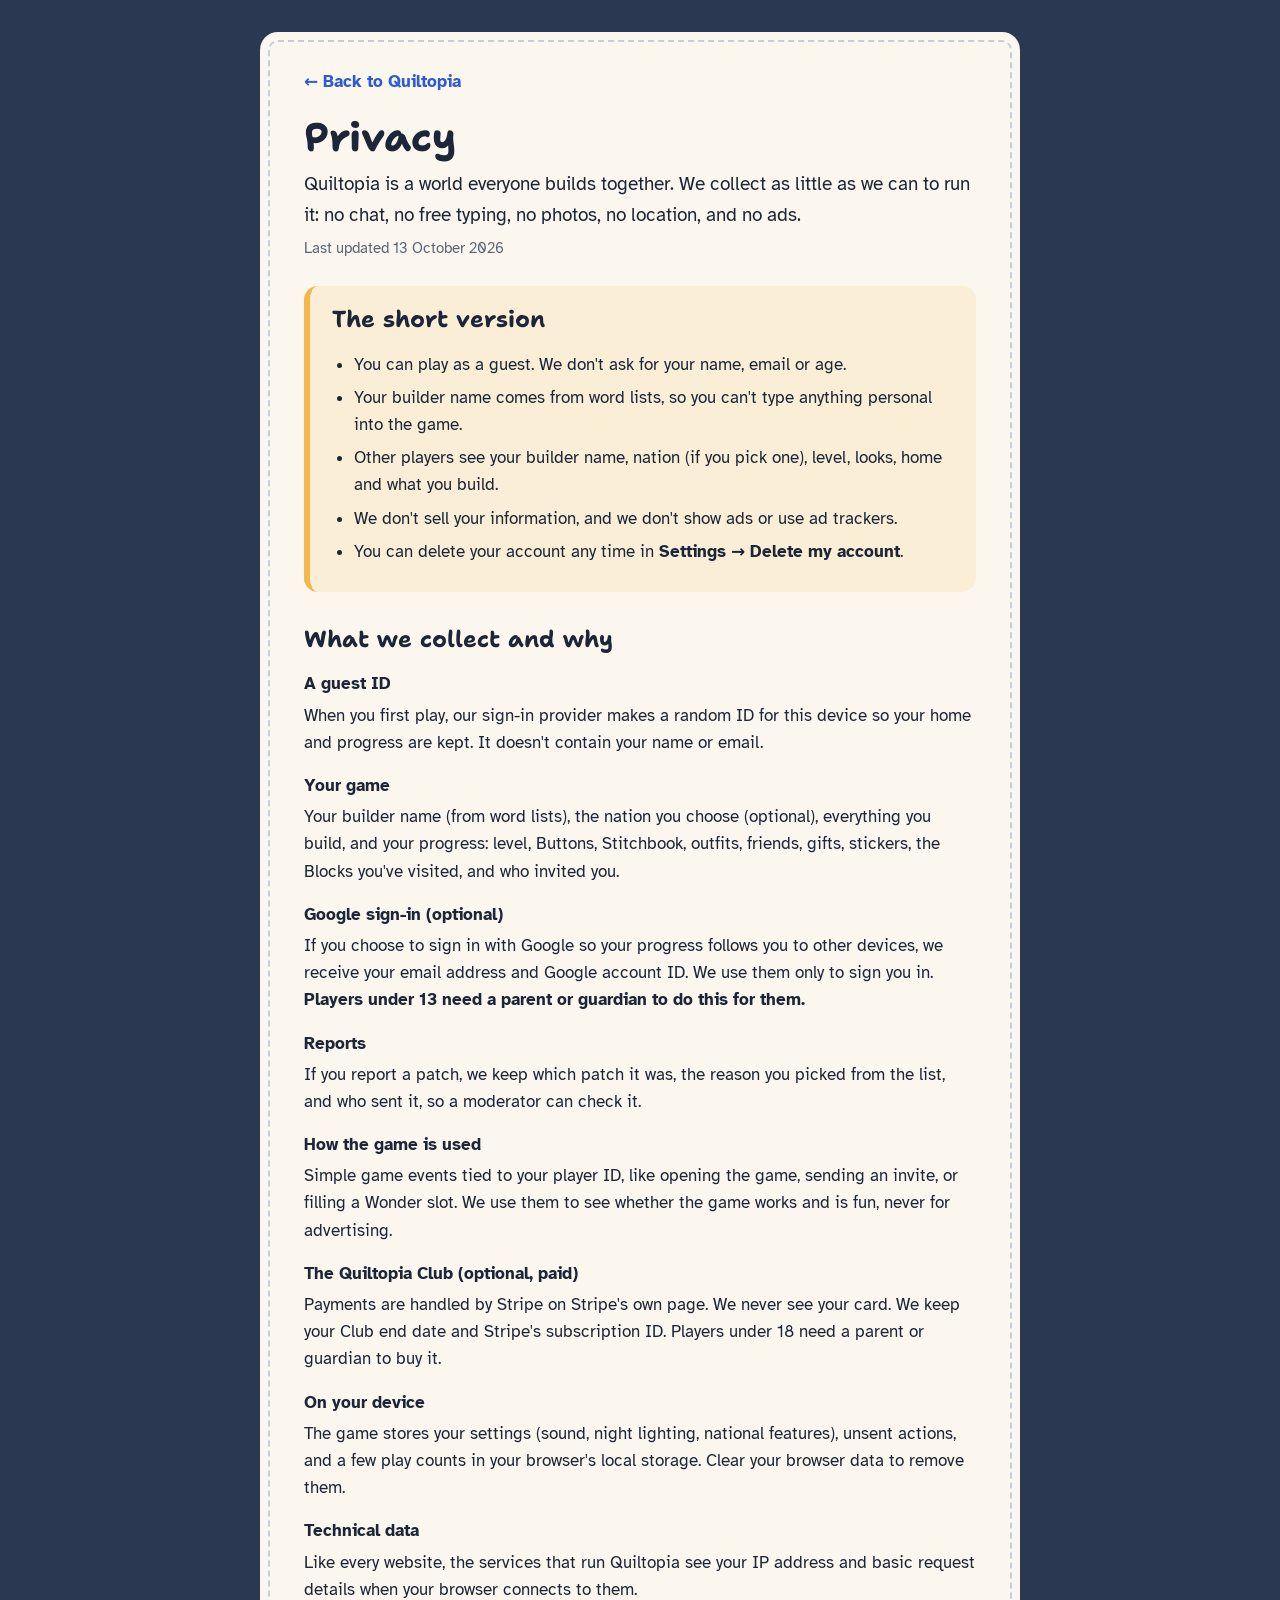
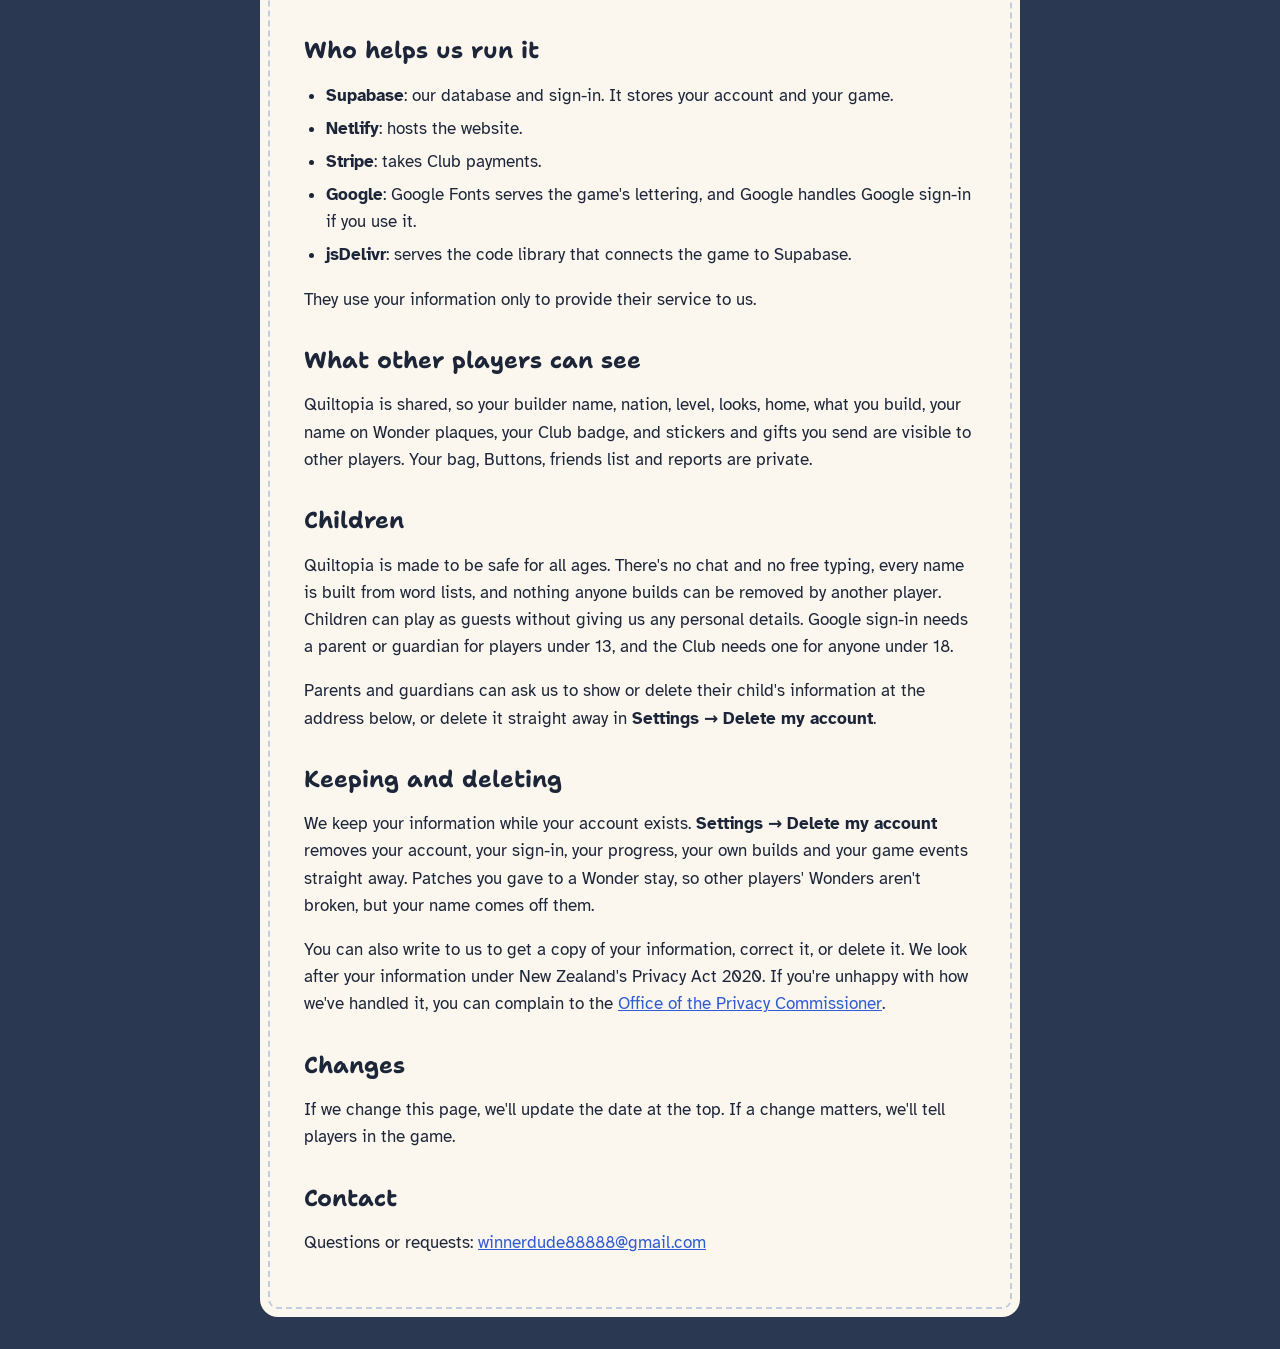
<file: privacy.html>
<!doctype html>
<html lang="en">
<head>
  <meta charset="utf-8">
  <meta name="viewport" content="width=device-width, initial-scale=1">
  <title>Privacy · Quiltopia</title>
  <meta name="description" content="What Quiltopia collects, why, and how to delete it.">
  <link rel="stylesheet" href="https://fonts.googleapis.com/css2?family=Atkinson+Hyperlegible:wght@400;700&family=Shantell+Sans:wght@700;800&display=swap">
  <link rel="stylesheet" href="css/legal.css">
</head>
<body>
<main>
  <a class="back" href="./">← Back to Quiltopia</a>
  <h1>Privacy</h1>
  <p class="lede">Quiltopia is a world everyone builds together. We collect as little as we can to run it: no chat, no free typing, no photos, no location, and no ads.</p>
  <p class="meta">Last updated 13 October 2026</p>

  <section class="summary">
    <h2>The short version</h2>
    <ul>
      <li>You can play as a guest. We don't ask for your name, email or age.</li>
      <li>Your builder name comes from word lists, so you can't type anything personal into the game.</li>
      <li>Other players see your builder name, nation (if you pick one), level, looks, home and what you build.</li>
      <li>We don't sell your information, and we don't show ads or use ad trackers.</li>
      <li>You can delete your account any time in <b>Settings → Delete my account</b>.</li>
    </ul>
  </section>

  <h2>What we collect and why</h2>
  <dl>
    <dt>A guest ID</dt>
    <dd>When you first play, our sign-in provider makes a random ID for this device so your home and progress are kept. It doesn't contain your name or email.</dd>
    <dt>Your game</dt>
    <dd>Your builder name (from word lists), the nation you choose (optional), everything you build, and your progress: level, Buttons, Stitchbook, outfits, friends, gifts, stickers, the Blocks you've visited, and who invited you.</dd>
    <dt>Google sign-in (optional)</dt>
    <dd>If you choose to sign in with Google so your progress follows you to other devices, we receive your email address and Google account ID. We use them only to sign you in. <b>Players under 13 need a parent or guardian to do this for them.</b></dd>
    <dt>Reports</dt>
    <dd>If you report a patch, we keep which patch it was, the reason you picked from the list, and who sent it, so a moderator can check it.</dd>
    <dt>How the game is used</dt>
    <dd>Simple game events tied to your player ID, like opening the game, sending an invite, or filling a Wonder slot. We use them to see whether the game works and is fun, never for advertising.</dd>
    <dt>The Quiltopia Club (optional, paid)</dt>
    <dd>Payments are handled by Stripe on Stripe's own page. We never see your card. We keep your Club end date and Stripe's subscription ID. Players under 18 need a parent or guardian to buy it.</dd>
    <dt>On your device</dt>
    <dd>The game stores your settings (sound, night lighting, national features), unsent actions, and a few play counts in your browser's local storage. Clear your browser data to remove them.</dd>
    <dt>Technical data</dt>
    <dd>Like every website, the services that run Quiltopia see your IP address and basic request details when your browser connects to them.</dd>
  </dl>

  <h2>Who helps us run it</h2>
  <ul>
    <li><b>Supabase</b>: our database and sign-in. It stores your account and your game.</li>
    <li><b>Netlify</b>: hosts the website.</li>
    <li><b>Stripe</b>: takes Club payments.</li>
    <li><b>Google</b>: Google Fonts serves the game's lettering, and Google handles Google sign-in if you use it.</li>
    <li><b>jsDelivr</b>: serves the code library that connects the game to Supabase.</li>
  </ul>
  <p>They use your information only to provide their service to us.</p>

  <h2>What other players can see</h2>
  <p>Quiltopia is shared, so your builder name, nation, level, looks, home, what you build, your name on Wonder plaques, your Club badge, and stickers and gifts you send are visible to other players. Your bag, Buttons, friends list and reports are private.</p>

  <h2>Children</h2>
  <p>Quiltopia is made to be safe for all ages. There's no chat and no free typing, every name is built from word lists, and nothing anyone builds can be removed by another player. Children can play as guests without giving us any personal details. Google sign-in needs a parent or guardian for players under 13, and the Club needs one for anyone under 18.</p>
  <p>Parents and guardians can ask us to show or delete their child's information at the address below, or delete it straight away in <b>Settings → Delete my account</b>.</p>

  <h2>Keeping and deleting</h2>
  <p>We keep your information while your account exists. <b>Settings → Delete my account</b> removes your account, your sign-in, your progress, your own builds and your game events straight away. Patches you gave to a Wonder stay, so other players' Wonders aren't broken, but your name comes off them.</p>
  <p>You can also write to us to get a copy of your information, correct it, or delete it. We look after your information under New Zealand's Privacy Act 2020. If you're unhappy with how we've handled it, you can complain to the <a href="https://www.privacy.org.nz/" target="_blank" rel="noopener">Office of the Privacy Commissioner</a>.</p>

  <h2>Changes</h2>
  <p>If we change this page, we'll update the date at the top. If a change matters, we'll tell players in the game.</p>

  <h2>Contact</h2>
  <p>Questions or requests: <span class="contact"></span></p>
</main>
<script src="js/config.js"></script>
<script src="js/legal.js"></script>
</body>
</html>
</file>
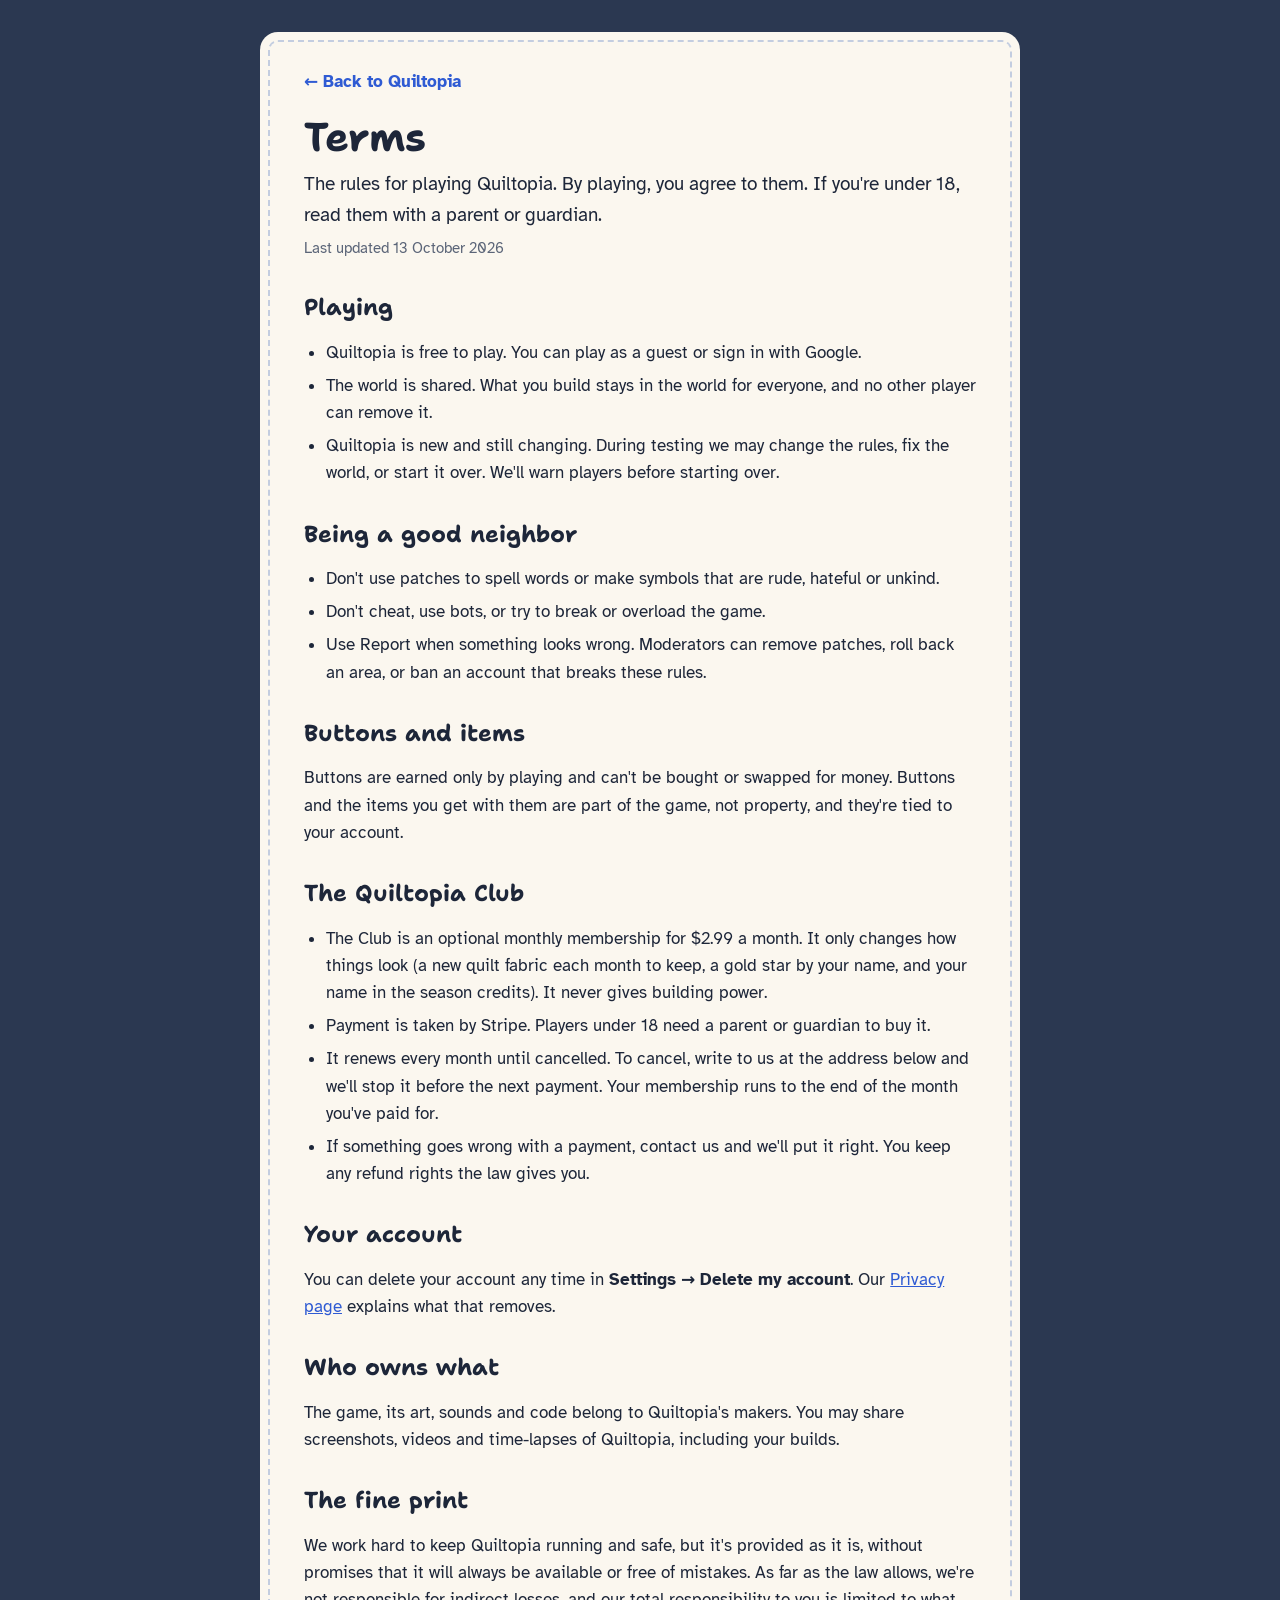
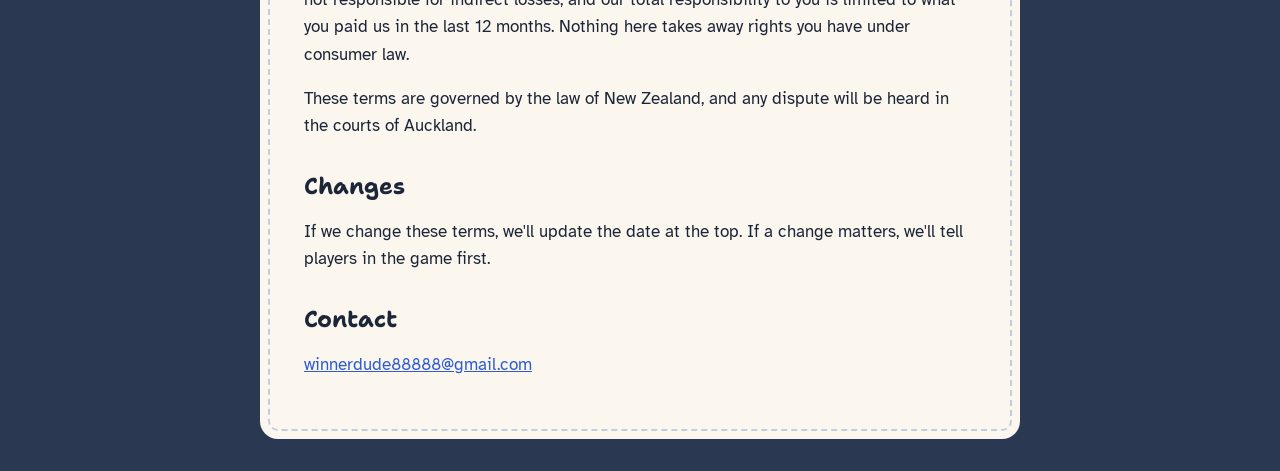
<file: terms.html>
<!doctype html>
<html lang="en">
<head>
  <meta charset="utf-8">
  <meta name="viewport" content="width=device-width, initial-scale=1">
  <title>Terms · Quiltopia</title>
  <meta name="description" content="The rules for playing Quiltopia and joining the Quiltopia Club.">
  <link rel="stylesheet" href="https://fonts.googleapis.com/css2?family=Atkinson+Hyperlegible:wght@400;700&family=Shantell+Sans:wght@700;800&display=swap">
  <link rel="stylesheet" href="css/legal.css">
</head>
<body>
<main>
  <a class="back" href="./">← Back to Quiltopia</a>
  <h1>Terms</h1>
  <p class="lede">The rules for playing Quiltopia. By playing, you agree to them. If you're under 18, read them with a parent or guardian.</p>
  <p class="meta">Last updated 13 October 2026</p>

  <h2>Playing</h2>
  <ul>
    <li>Quiltopia is free to play. You can play as a guest or sign in with Google.</li>
    <li>The world is shared. What you build stays in the world for everyone, and no other player can remove it.</li>
    <li>Quiltopia is new and still changing. During testing we may change the rules, fix the world, or start it over. We'll warn players before starting over.</li>
  </ul>

  <h2>Being a good neighbor</h2>
  <ul>
    <li>Don't use patches to spell words or make symbols that are rude, hateful or unkind.</li>
    <li>Don't cheat, use bots, or try to break or overload the game.</li>
    <li>Use Report when something looks wrong. Moderators can remove patches, roll back an area, or ban an account that breaks these rules.</li>
  </ul>

  <h2>Buttons and items</h2>
  <p>Buttons are earned only by playing and can't be bought or swapped for money. Buttons and the items you get with them are part of the game, not property, and they're tied to your account.</p>

  <h2>The Quiltopia Club</h2>
  <ul>
    <li>The Club is an optional monthly membership for <span class="price"></span>. It only changes how things look (a new quilt fabric each month to keep, a gold star by your name, and your name in the season credits). It never gives building power.</li>
    <li>Payment is taken by Stripe. Players under 18 need a parent or guardian to buy it.</li>
    <li>It renews every month until cancelled. To cancel, write to us at the address below and we'll stop it before the next payment. Your membership runs to the end of the month you've paid for.</li>
    <li>If something goes wrong with a payment, contact us and we'll put it right. You keep any refund rights the law gives you.</li>
  </ul>

  <h2>Your account</h2>
  <p>You can delete your account any time in <b>Settings → Delete my account</b>. Our <a href="privacy.html">Privacy page</a> explains what that removes.</p>

  <h2>Who owns what</h2>
  <p>The game, its art, sounds and code belong to Quiltopia's makers. You may share screenshots, videos and time-lapses of Quiltopia, including your builds.</p>

  <h2>The fine print</h2>
  <p>We work hard to keep Quiltopia running and safe, but it's provided as it is, without promises that it will always be available or free of mistakes. As far as the law allows, we're not responsible for indirect losses, and our total responsibility to you is limited to what you paid us in the last 12 months. Nothing here takes away rights you have under consumer law.</p>
  <p>These terms are governed by the law of <span class="law"></span>.</p>

  <h2>Changes</h2>
  <p>If we change these terms, we'll update the date at the top. If a change matters, we'll tell players in the game first.</p>

  <h2>Contact</h2>
  <p><span class="contact"></span></p>
</main>
<script src="js/config.js"></script>
<script src="js/legal.js"></script>
</body>
</html>
</file>
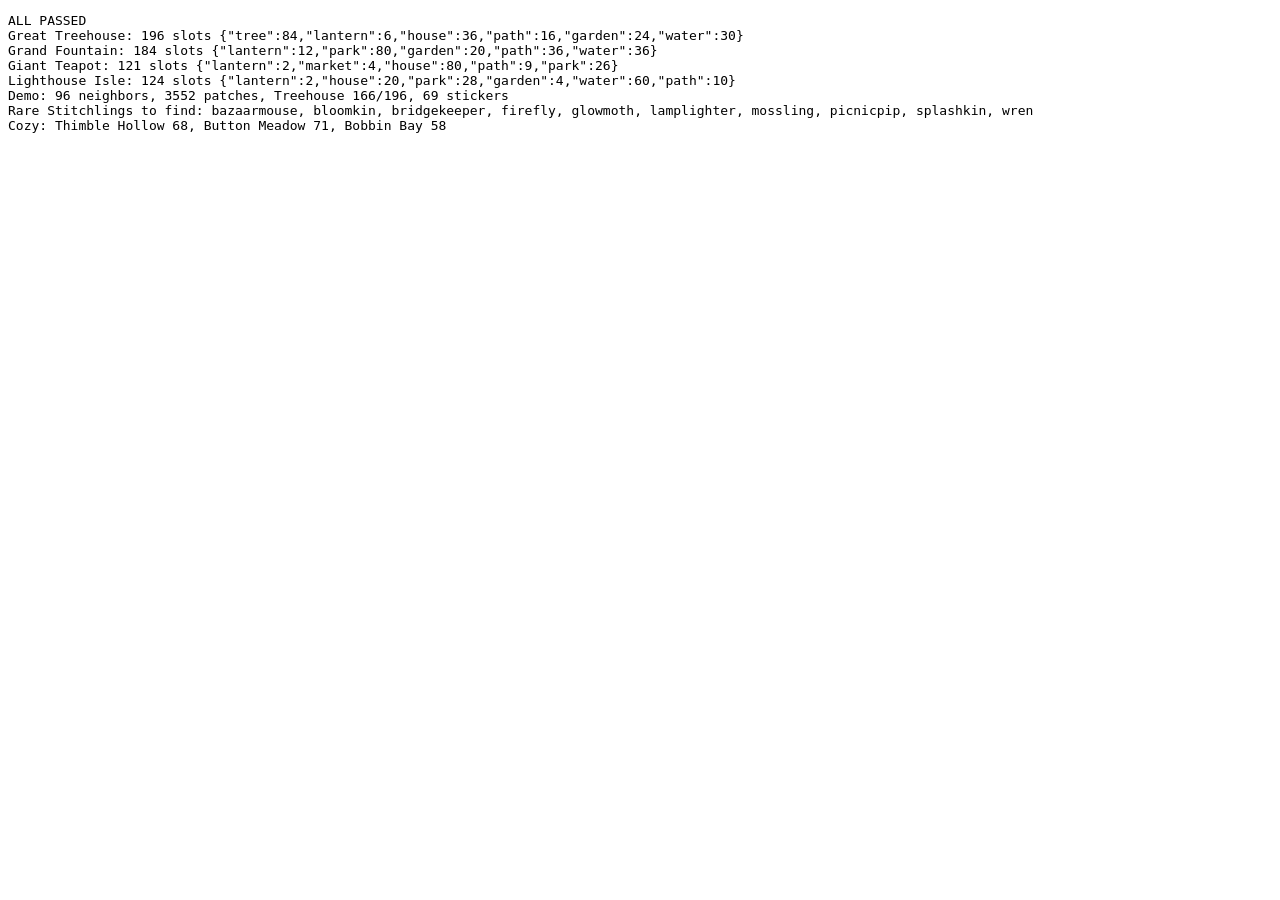
<file: tests/rules-test.html>
<!doctype html>
<meta charset="utf-8">
<title>Quiltopia rules test</title>
<pre id="out">running</pre>
<script src="../js/config.js"></script>
<script src="../js/rules.js"></script>
<script src="../js/stitchlings.js"></script>
<script src="../js/seed.js"></script>
<script>
  // Open in a browser (or `msedge --headless --dump-dom`) to check the rules, Stitchlings, landscape and demo world.
  const R = window.QuiltRules, S = window.QuiltSeed, ST = window.QuiltStitchlings;
  const lines = [];
  let failures = 0;
  const check = (ok, msg) => { if (!ok) { failures++; lines.push('FAIL ' + msg); } };

  // Home plots: 36 per Neighborhood Block, 8x8, with 2-square lanes.
  const plots = new Set();
  for (let ly = 0; ly < 64; ly++) for (let lx = 0; lx < 64; lx++) { const i = R.plotIndexAt(lx, ly); if (i >= 0) plots.add(i); }
  check(plots.size === 36, `36 plots per block (${plots.size})`);
  check(R.plotIndexAt(1, 5) === -1 && R.plotIndexAt(2, 2) === 0 && R.plotIndexAt(9, 9) === 0 && R.plotIndexAt(10, 2) === -1 && R.plotIndexAt(12, 2) === 1, 'plot edges and lanes');

  // Growth: new Blocks spiral out to the right and down, keeping the quilt square.
  const coords = [];
  for (let i = 0; i < 16; i++) coords.push(R.blockCoords(i).join(','));
  check(new Set(coords).size === 16 && coords.every((c) => c.split(',').every((v) => +v >= 0 && +v < 4)), `16 Blocks fill a 4x4 quilt (${coords.join(' ')})`);
  check(R.blockFor(4).kind === 'neighborhood' && R.blockFor(6).kind === 'commons' && R.blockFor(10).kind === 'commons', 'every fourth new Block is a Commons');
  const names = new Set(); for (let i = 4; i < 200; i++) names.add(R.blockFor(i).name);
  check(names.size === 196, 'new Block names never repeat');

  // Blueprints.
  for (const [id, bp] of Object.entries(R.BLUEPRINTS)) {
    check(bp.rows.every((r) => r.length === bp.rows[0].length) && bp.rows.length <= R.LOT && bp.rows[0].length <= R.LOT, `${id} fits a lot`);
    const counts = {};
    R.slotsOf(id).forEach((s) => { counts[s.kind] = (counts[s.kind] || 0) + 1; });
    lines.push(`${bp.name}: ${R.slotsOf(id).length} slots ${JSON.stringify(counts)}`);
  }
  check(R.slotsOf('treehouse').length === 196, 'the Great Treehouse has 196 slots');

  // Zones, lots and placement.
  const world = R.createWorld({ blocks: R.BLOCKS, wonders: R.WONDERS.map((w) => Object.assign({ status: 'open' }, w)), players: [] });
  const me = { id: 'me', name: 'Cozy Otter', homeBlock: 1, homePlot: 14, picks: 3, items: { lantern: 1 }, keep: { bench: 1, windmill: 1 }, gifts: [], lastPeriod: 0, xp: 0 };
  const other = { id: 'them', name: 'Brave Teapot', homeBlock: 1, homePlot: 0, picks: 3, items: {}, keep: {}, gifts: [] };
  R.setPlayer(world, me); R.setPlayer(world, other);
  const zt = (x, y) => R.zoneOf(world, x, y).type;
  check(zt(88, 25) === 'plot' && zt(66, 22) === 'plot' && zt(84, 25) === 'shared' && zt(70, 90) === 'commons' && zt(88, 86) === 'frame' && zt(92, 86) === 'slot' && zt(-1, 5) === 'outside', 'zone types');
  check(zt(64 + 10, 64 + 10) === 'lot', 'empty Wonder lots are saved');
  const can = (x, y, kind, who, opts) => R.canPlace(world, who || me, x, y, kind, opts);
  check(can(88, 25, 'house').ok && can(88, 25, 'park').ok && can(88, 25, 'market').ok, 'build houses, parks and markets in my home');
  check(/Brave Teapot's home/.test(can(67, 3, 'house').reason), "can't build in a neighbor's plot");
  check(/Only people who live in Thimble Hollow/.test(can(20, 1, 'tree').reason), "can't build on another Block's shared land");
  check(can(70, 90, 'garden').ok, 'anyone can build in open Commons land');
  check(/saved for a new Wonder/.test(can(74, 74, 'tree').reason), "can't build on an empty Wonder lot");
  check(/needs a Tree/.test(can(92, 86, 'house').reason) && can(92, 86, 'tree').ok, 'Wonder slots only take their kind');
  check(/filled 3 slots/.test(can(92, 86, 'tree', me, { wonderToday: () => 3 }).reason), '3 slots per Wonder per period');
  check(can(88, 26, 'bench').ok && /go in your home/.test(can(84, 25, 'bench').reason), 'decorations only go in your home');
  check(can(84, 25, 'windmill').ok && /needs a/.test(can(92, 86, 'windmill').reason), 'landmarks go anywhere you can build, but not in Wonder slots');
  check(/come as surprises/.test(can(67, 3, 'lantern', other).reason), 'Lanterns need a surprise patch');

  // Spending: gifts first (they carry the giver's name), then surprises, then picks; keepsakes apart.
  const bag = { picks: 2, items: { tree: 1 }, keep: { bench: 1 }, gifts: [{ id: 1, kind: 'tree', from: 'pal' }] };
  check(R.spend(bag, 'tree').from === 'pal' && R.spend(bag, 'tree').used === 'item' && R.spend(bag, 'tree').used === 'pick', 'gift, then surprise, then pick');
  check(R.spend(bag, 'bench').used === 'keep' && R.spend(bag, 'bench') === null, 'keepsakes come from the keep');
  check(R.heldTotal({ picks: 2, items: { tree: 1 }, keep: { bench: 5 }, gifts: [{ kind: 'tree' }] }) === 3, 'only daily patches count toward the cap');

  // Allowance: 3 picks + 2 surprises per period, carried over up to 15.
  const rand = R.mulberry32(1);
  const fresh = { picks: 0, items: {}, lastPeriod: 99 };
  const got = R.accrue(fresh, 100, rand);
  check(got.picks === 3 && got.items.length === 2 && R.heldTotal(fresh) === 5, 'first refill gives 5 patches');
  check(R.accrue(fresh, 100, rand).picks === 0, 'one refill per period');
  R.accrue(fresh, 130, rand);
  check(R.heldTotal(fresh) === 15, 'a long break fills the bag to 15, not more');

  // Levels and Buttons.
  check(R.levelOf(0) === 1 && R.levelOf(99) === 1 && R.levelOf(100) === 2 && R.levelOf(300) === 3 && R.levelOf(1000) === 5, 'level thresholds');
  const climber = { xp: 90, buttons: 0 };
  check(R.grantXp(climber, 20) === 2 && climber.buttons === 40, 'reaching Level 2 pays 40 Buttons');
  const styler = { xp: 1400, buttons: 0, styles: ['patchwork'] };
  R.grantXp(styler, 200);
  check(styler.styles.includes('gingham'), 'Level 6 unlocks gingham roofs');

  // Calendar: a reward a day; missing days pauses it.
  const cal = { buttons: 0, keep: {}, outfits: [] };
  const d1 = R.claimCalendar(cal, 1000, rand);
  check(d1.day === 1 && cal.buttons === 20 && R.claimCalendar(cal, 1000, rand) === null, 'day 1 pays once');
  R.claimCalendar(cal, 1005, rand);
  const d3 = R.claimCalendar(cal, 1009, rand);
  check(d3.day === 3 && R.DECOR.includes(d3.keep), 'skipped days pause the calendar; day 3 is a decoration');
  for (let d = 0; d < 4; d++) R.claimCalendar(cal, 1010 + d, rand);
  check(cal.calendar.day === 0 && Object.keys(cal.keep).some((k) => R.LANDMARKS.includes(k)), 'day 7 gives a landmark, then the week starts over');

  // Goals are three a day, the same each time you look.
  const g1 = R.goalsFor('me', 500);
  check(g1.length === 3 && new Set(g1).size === 3 && g1.join() === R.goalsFor('me', 500).join(), 'three steady goals a day');

  // Founding.
  check(/Level 5/.test(R.canFound(world, me, 'teapot', 3, 2)), 'founding needs Level 5');
  check(R.canFound(world, Object.assign({}, me, { xp: 1000 }), 'teapot', 3, 2) === null, 'a Level 5 builder can found on an empty lot');
  check(/already has a Wonder/.test(R.canFound(world, Object.assign({}, me, { xp: 1000 }), 'teapot', 3, 0)), 'one Wonder per lot');

  // There's always a next Wonder: once every one is finished, the town proposes another.
  check(R.nextProposal(world) === null, 'no proposal while a Wonder is still going up');
  const town = { blocks: world.blocks, wonders: [{ blueprint: 'treehouse', block: 3, lot: 0, completedAt: 1 }, { blueprint: 'fountain', block: 3, lot: 1, completedAt: 2 }] };
  const np = R.nextProposal(town);
  check(np && np.blueprint === 'lighthouse' && np.blockId === 3 && np.lot === 2, `then the least-built blueprint, on the first free Commons lot (${np && np.blueprint}, lot ${np && np.lot})`);
  town.wonders.push({ blueprint: 'lighthouse', block: 3, lot: 2, completedAt: null, status: 'founding' });
  check(R.nextProposal(town) === null, 'one proposal at a time: not while one is gathering founders');
  const full = { blocks: world.blocks, wonders: [] };
  for (const b of world.blocks.filter((x) => x.kind === 'commons')) R.LOTS.forEach((_, lot) => full.wonders.push({ blueprint: 'teapot', block: b.id, lot, completedAt: 1 }));
  check(R.nextProposal(full) === null, 'and none when every Commons lot is taken');

  // Names and nations.
  const opts = R.nameOptions(rand, 4);
  check(opts.length === 4 && opts.every(R.isValidName), 'name options come from the word lists');
  check(!R.isValidName('Evil Otter') && !R.isValidName('Cozy  Otter'), 'free-typed names are rejected');
  check(R.suggestNation(window.QUILT_CONFIG.nations, ['en-GB']) === 'GB', 'nation suggestion from language settings');

  // Stitchlings: homes, needs and Cozy.
  const tiny = R.createWorld({ blocks: R.BLOCKS, wonders: [], players: [] });
  let id = 1;
  const put = (x, y, kind, owner) => R.addPatch(tiny, { id: id++, x, y, kind, owner: owner || 'me', at: 0 });
  put(5, 5, 'house'); put(6, 5, 'house'); put(7, 5, 'house');
  let homes = ST.homes(tiny);
  check(homes.length === 1 && homes[0].residents.length === 2 && homes[0].needs.mood === 0, 'three house squares make one home with two Stitchlings');
  put(5, 6, 'garden'); put(8, 5, 'path'); put(5, 8, 'park');
  homes = ST.homes(tiny);
  check(homes[0].needs.food && homes[0].needs.fun && homes[0].needs.path && homes[0].needs.mood === 3, 'a garden, a park and a path make them happy');
  check(!homes[0].needs.visit && ST.cozy(homes).get(0).score === 75, 'but with no neighbor to visit, Cozy stops at 75');
  // A neighbor's home down the path: 20 squares of path away.
  for (let x = 9; x <= 28; x++) put(x, 5, 'path');
  put(29, 5, 'house', 'neighbor');
  homes = ST.homes(tiny);
  const mine = homes.find((h) => h.owner === 'me');
  check(mine.needs.visit && mine.needs.mood === 4, "paths that reach a neighbor's home let them visit");
  check(ST.cozy([mine]).get(0).score === 100, 'Cozy score reaches 100');
  const route = ST.routeAlongPaths(tiny, 8, 5, 'me');
  check(route && route.length === 20 && route[route.length - 1][0] === 28, 'a visiting Stitchling walks the path to the door');
  const back = ST.routeAlongPaths(tiny, 28, 5, 'me', mine);
  check(back && back[back.length - 1][0] === 8, 'and finds its way home');
  // A long lane: the next house is 35 squares of path away, too far to visit; one halfway is close enough.
  put(5, 40, 'house', 'far');
  for (let x = 6; x <= 40; x++) put(x, 40, 'path');
  put(41, 40, 'house', 'end');
  const far = { cells: [{ x: 5, y: 40 }], owner: 'far' };
  check(!ST.visitsNeighbor(tiny, far), `a neighbor more than ${ST.VISIT_STEPS} squares of path away is too far to visit`);
  put(20, 41, 'house', 'mid');
  check(ST.visitsNeighbor(tiny, far), 'one halfway along is close enough');

  // Rare sites.
  put(20, 20, 'water'); put(21, 21, 'tree'); put(22, 20, 'lantern');
  check(ST.rareSites(tiny).some((s) => s.species === 'firefly'), 'water, a tree and a lantern bring a Firefly');
  check(ST.meetAllowed(tiny, 'firefly', 22, 21) && !ST.meetAllowed(tiny, 'firefly', 60, 60), 'Fireflies can only be met where they live');
  check(!ST.rareSites(tiny).some((s) => s.species === 'glowmoth') && ST.rareSites(tiny, { night: true }).some((s) => s.species === 'glowmoth') === (Math.random() < 2), 'Glowmoths only at night');

  // Landscape: only on open land, never in homes, lots or Wonders.
  let bad = 0, total = 0;
  for (const b of [...R.BLOCKS, R.blockFor(4), R.blockFor(6)]) {
    const land = S.landscapeFor(b);
    const lw = R.createWorld({ blocks: [b] });
    total += land.length;
    for (const l of land) { const t = R.zoneOf(lw, l.x, l.y).type; if (t !== 'shared' && t !== 'commons') bad++; }
  }
  check(bad === 0, `landscape stays off plots and lots (${bad} of ${total} bad)`);
  check(JSON.stringify(S.landscape()) === JSON.stringify(S.landscape()), 'landscape is the same every time');

  // Demo world: every patch is on a square its owner was allowed to use.
  const demo = S.demoWorld(Date.now(), 1);
  const dw = R.createWorld(demo);
  let illegal = 0, dupes = 0;
  const seen = new Set();
  for (const p of demo.patches) {
    const key = p.y * dw.W + p.x;
    if (seen.has(key)) dupes++;
    seen.add(key);
    const z = R.zoneOf(dw, p.x, p.y);
    const owner = p.owner && dw.players.get(p.owner);
    const ok = z.type === 'commons' || (z.type === 'slot' && z.slotKind === p.kind)
      || (z.type === 'plot' && z.owner === p.owner) || (z.type === 'shared' && (!owner || owner.homeBlock === z.block.id) && !R.DECOR.includes(p.kind));
    if (!ok) illegal++;
  }
  const prog = R.wonderProgress(dw, dw.wonders[0]);
  const sites = ST.rareSites(dw, { night: true });
  const species = [...new Set(sites.map((s) => s.species))].sort();
  lines.push(`Demo: ${demo.players.length} neighbors, ${demo.patches.length} patches, Treehouse ${prog.filled}/${prog.slots}, ${demo.stickers.length} stickers`);
  lines.push(`Rare Stitchlings to find: ${species.join(', ')}`);
  const cz = ST.cozy(ST.homes(dw));
  lines.push(`Cozy: ${[...cz].map(([b, c]) => `${R.blockById(dw, b).name} ${c.score}`).join(', ')}`);
  check(illegal === 0 && dupes === 0, `demo patches are all legal (${illegal} illegal, ${dupes} duplicates)`);
  check(species.length >= 8, `at least 8 kinds of rare Stitchling to discover (${species.length})`);
  check(dw.wonders[1].status === 'founding' && dw.wonders[1].founders.length === 6, 'the Grand Fountain is gathering founders');
  check(R.firstFreePlot(dw).block === 2 && R.firstFreePlot(dw).plot === 24, 'the next arrival gets Bobbin Bay plot 24');

  // Nations Cup ranks by points per active builder.
  const board = R.nationScores(dw, window.QUILT_CONFIG.nations, Date.now());
  check(board.length > 0 && board.every((r, i) => i === 0 || board[i - 1].score >= r.score), 'nation board is sorted by score');

  lines.unshift(failures ? `${failures} FAILURES` : 'ALL PASSED');
  document.getElementById('out').textContent = lines.join('\n');
</script>
</file>
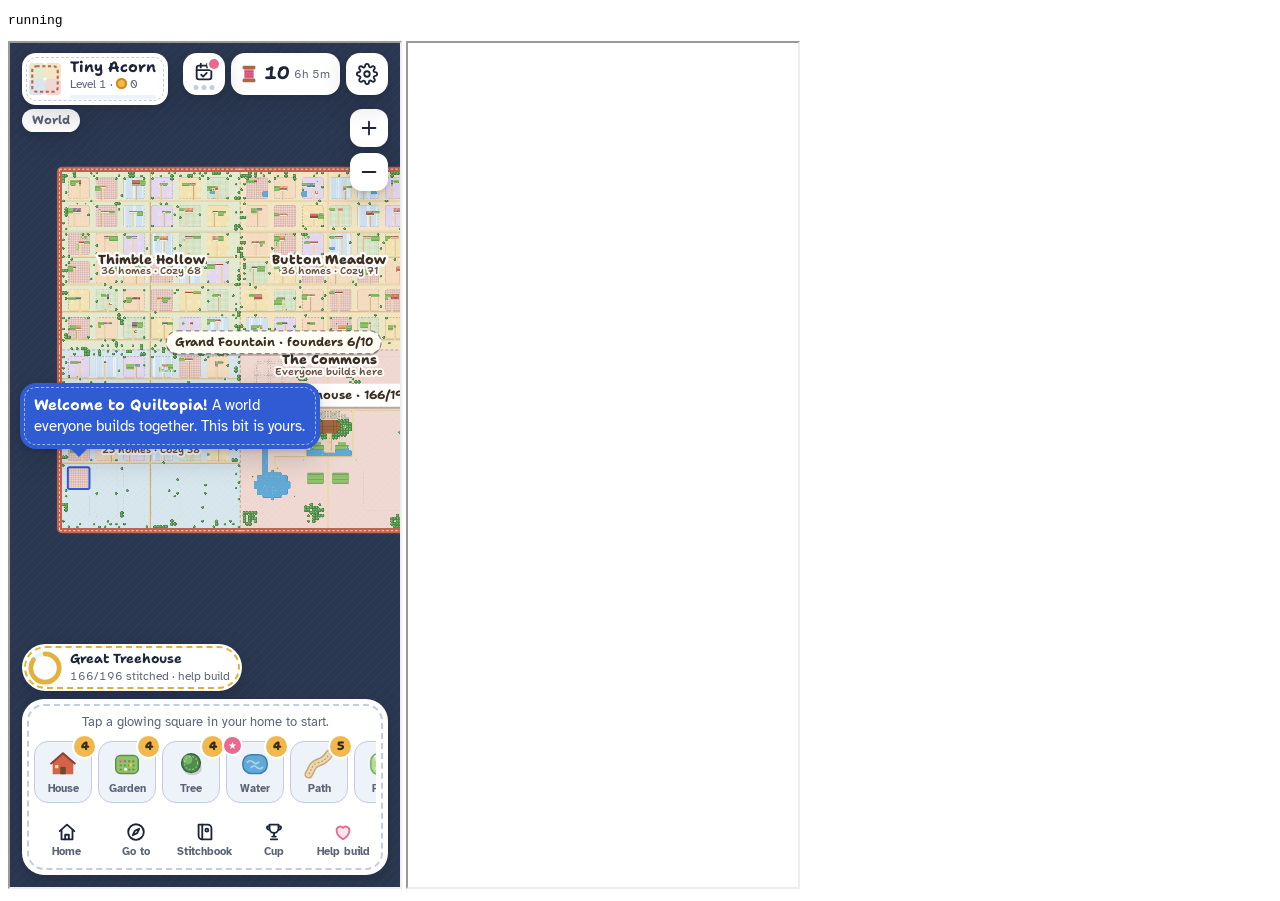
<file: tests/smoke-test.html>
<!doctype html>
<meta charset="utf-8">
<title>Quiltopia smoke test</title>
<pre id="out">running</pre>
<iframe id="a" style="width:390px;height:844px"></iframe>
<iframe id="b" style="width:390px;height:844px"></iframe>
<script>
  // Plays the demo through the real UI: a first visit from nothing, then the daily loop, kindness,
  // founding, growth and a second, invited player. Clears this browser's saved Quiltopia demo.
  // Run with: msedge --headless=new --allow-file-access-from-files --virtual-time-budget=600000 --dump-dom tests/smoke-test.html
  const out = document.getElementById('out');
  const lines = [];
  let failures = 0;
  const check = (ok, msg) => { lines.push((ok ? 'ok   ' : 'FAIL ') + msg); if (!ok) failures++; return ok; };
  const wait = (ms) => new Promise((r) => setTimeout(r, ms));
  async function until(fn, ms) {
    const end = Date.now() + (ms || 6000);
    while (Date.now() < end) { try { const v = fn(); if (v) return v; } catch (e) { /* not ready yet */ } await wait(50); }
    return null;
  }
  function load(frame, url) {
    return new Promise((r) => { frame.addEventListener('load', () => r(frame.contentWindow), { once: true }); frame.src = url; });
  }
  const base = '../index.html';

  // A real tap on the map: pointer events at the screen position of a square (or a point).
  function tap(win, x, y) {
    const s = win.Q.toScreen(x, y);
    const c = win.document.getElementById('world');
    const opts = { clientX: s.x, clientY: s.y, pointerId: 1, pointerType: 'touch', bubbles: true, isPrimary: true };
    c.dispatchEvent(new win.PointerEvent('pointerdown', opts));
    c.dispatchEvent(new win.PointerEvent('pointerup', opts));
  }

  (async () => {
    try {
      const A = document.getElementById('a'), B = document.getElementById('b');
      let a = await load(A, base + '?demo&sim=off');
      Object.keys(a.localStorage).filter((k) => k.startsWith('quiltopia')).forEach((k) => a.localStorage.removeItem(k));
      a = await load(A, base + '?demo&sim=off');
      let d = a.document;
      const $ = (s) => d.querySelector(s);
      const Q = await until(() => a.Q && a.Q.world && a.Q);
      check(Q, 'the demo world loads');
      const R = Q.R;

      // ----- Sound: every voice and the nature ambience play without errors -----
      let soundOk = true;
      try {
        for (const [k, fn] of Object.entries(Q.sound)) if (k !== 'ambience') fn();
        Q.sound.ambience(true);
        Q.sound.ambience(false);
      } catch (e) { soundOk = false; lines.push('     ' + e.message); }
      check(soundOk, `all ${Object.keys(Q.sound).length - 1} sounds and the nature ambience play without errors`);

      // ----- First visit: no forms, straight to building -----
      const wishEvents = [];
      Q.on('wishes', (list) => wishEvents.push(...list));
      const me0 = await until(() => Q.me);
      check(me0 && R.isValidName(me0.name), `joined automatically as ${me0 && me0.name}`);
      check(me0.homeBlock === 2 && me0.homePlot === 24, 'got the next free home plot (Bobbin Bay #24)');
      check(await until(() => !$('#coach').hidden && /Welcome/.test($('#coach').textContent)), 'a welcome bubble, no sign-up form');
      check(await until(() => /Tap the glowing house/.test($('#coach').textContent), 6000), 'the coach points at the glowing house');
      check(Q.kitSpots().length === 5, 'five glowing welcome-kit spots in my home');
      const house = Q.kitSpots()[0];
      tap(a, house.x + 0.5, house.y + 0.5);
      check(await until(() => R.patchAt(Q.world, house.x, house.y)), 'one tap stitches the house (no confirm step at home)');
      check(await until(() => $('#me-pill').classList.contains('gain')), 'my profile pulses with the XP it earned');
      check(await until(() => /moved in/.test($('#coach').textContent), 4000), 'someone moves in');
      const resident = await until(() => Q.renderer.residentsOf(house.x, house.y)[0], 3000);
      check(resident, 'a Stitchling is living in the new house');
      check(await until(() => Q.cam.z > 50, 3000), 'the camera moves in close to meet them');
      tap(a, resident.x, resident.y - 0.15);
      check(await until(() => Object.keys(Q.me.stitchbook || {}).length === 1), 'tapping it puts it in my Stitchbook');
      check(await until(() => /New in your Stitchbook/.test($('#card').textContent)), 'a card says it is new');
      for (let k = 0; k < 4; k++) {
        const spot = await until(() => Q.kitSpots() && Q.kitSpots()[0], 5000);
        if (!spot) break;
        await wait(300);
        if (k === 0) {
          // A Stitchling wandering onto a glowing spot mustn't block it.
          Object.assign(resident, { x: spot.x + 0.5, y: spot.y + 0.5, tx: spot.x, ty: spot.y, wait: 30 });
        }
        tap(a, spot.x + 0.5, spot.y + 0.5);
        const placed = await until(() => R.patchAt(Q.world, spot.x, spot.y));
        if (k === 0) check(placed, 'a glowing spot still works with a Stitchling standing on it');
      }
      check(await until(() => Q.me.kitDone), 'the welcome kit is finished');
      check(R.levelOf(Q.me.xp) >= 2 && Q.me.buttons >= 40, `Level ${R.levelOf(Q.me.xp)} with ${Q.me.buttons} Buttons after the first minute`);
      check(wishEvents.some((w) => w.need === 'food') && wishEvents.some((w) => w.need === 'path'), 'the kit grants their first wishes: fed, and a path to the door');
      check(await until(() => /Home sweet home/.test($('#sheet').textContent), 4000), 'home-done celebration');
      $('[data-act="ob-name"]').click();
      await until(() => $('#name-choices'));
      const pick = d.querySelectorAll('#name-choices .choice')[2];
      const newName = pick.textContent;
      pick.click();
      $('[data-act="save-name"]').click();
      check(await until(() => Q.me.name === newName), 'picked a name from the word lists');
      check(await until(() => /almost done/.test($('#sheet').textContent)), 'then the Wonder hook');
      const tree = Q.world.wonders[0];
      const before = tree.filled;
      $('[data-act="ob-wonder"]').click();
      check(await until(() => Q.preview && Q.preview.ok && Q.preview.zone.type === 'slot'), 'one tap later, a Wonder slot is ready');
      $('#btn-confirm').click();
      check(await until(() => /Basting/.test($('#coach').textContent)), 'the coach explains the 10-second undo');
      await wait(10800);
      check(Q.world.wonders[0].filled === before + 1, 'my patch is stitched into the Great Treehouse');
      check(await until(() => /Your name is on/.test($('#sheet').textContent), 4000), "I'm told my name is on it");
      $('[data-act="ob-later"]').click();
      check(await until(() => d.querySelector('#nation-list')), 'then an optional nation');
      $('#nation-list [data-code="BR"]').click();
      check(await until(() => Q.me.nation === 'BR'), 'building for Brazil');
      check(await until(() => /daily rewards/.test($('#coach').textContent)), 'finally, where the daily rewards live');
      $('#coach-btn').click();
      check(await until(() => /Daily reward/.test($('#sheet').textContent), 4000), 'day 1 of the calendar pays out');
      check(Q.me.calendar.day === 1, 'calendar moves to day 2');
      d.querySelector('#sheet [data-act="daily"]').click();
      check(await until(() => d.querySelectorAll('.goals li').length === 3), 'three daily goals');
      d.querySelector('#sheet [data-close]').click();
      // Every goal card that rises from the dock from here on (once any card from the first visit is done).
      await wait(1000);
      await until(() => $('#goal-card').hidden, 10000);
      const goalCards = new Set(), claimedBefore = (Q.me.goals && Q.me.goals.done || []).length;
      new a.MutationObserver(() => { const el = $('#goal-card'); if (!el.hidden && el.textContent) goalCards.add(el.textContent); }).observe($('#goal-card'), { attributes: true, childList: true, subtree: true });

      // ----- Wishes -----
      check(await until(() => $('#tray .chip.wished[data-kind="park"]')), 'the Park in the tray is marked: their Stitchling wishes for fun');
      const homeW = R.homeRect(Q.world, Q.me), buttonsW = Q.me.buttons;
      Q.startPlacing('park', { noFly: true });
      Q.setPreview(homeW.x + 4, homeW.y + 3);
      Q.confirmPlacement();
      check(await until(() => wishEvents.some((w) => w.need === 'fun')), 'a park nearby grants their wish for fun');
      if (Q.placing) Q.stopPlacing();
      check(await until(() => /a neighbor's home/.test($('#dock-hint').textContent)), "now they wish for a path to a neighbor's home");
      // A path from the house up to the lane, where the row above has its paths: they can visit.
      const rowW = Q.server.meRow(); rowW.picks = 12; Q.server.write(); await Q.refreshMe();
      Q.startPlacing('path', { noFly: true });
      for (let dy = 4; dy >= 0; dy--) { Q.setPreview(homeW.x + 3, homeW.y + dy); Q.confirmPlacement(); await wait(60); }
      Q.setPreview(homeW.x + 3, homeW.y - 1);
      Q.confirmPlacement();
      check(await until(() => wishEvents.some((w) => w.need === 'visit') && wishEvents.some((w) => w.need === 'cozy'), 16000), 'a path to the neighbors lets them visit: every wish granted, very cozy');
      check(await until(() => Q.me.buttons >= buttonsW + R.COZY_BUTTONS), `a very cozy home pays ${R.COZY_BUTTONS} Buttons`);
      if (Q.placing) Q.stopPlacing();
      check(await until(() => !$('#tray .chip.wished')), 'and nothing is wished for any more');

      // ----- Tap anything: reactions and cards -----
      const gardenOfNeighbor = [...Q.world.byId.values()].find((p) => p.kind === 'garden' && p.owner && p.owner.startsWith('demo-'));
      Q.flyTo(gardenOfNeighbor.x + 0.5, gardenOfNeighbor.y + 0.5, 34, { ms: 30 });
      await wait(200);
      tap(a, gardenOfNeighbor.x + 0.5, gardenOfNeighbor.y + 0.5);
      check(await until(() => d.querySelector('#card [data-act="water"]')), "tapping a neighbor's garden offers to water it");
      const picks = Q.me.picks;
      d.querySelector('#card [data-act="water"]').click();
      check(await until(() => Q.me.picks === picks + 1), 'watering earns a bonus patch');

      // ----- Kindness: stickers, friends, gifts -----
      const neighbor = Q.world.players.get(gardenOfNeighbor.owner);
      Q.emit('player-card', neighbor.id);
      await until(() => d.querySelector('[data-act="sticker"]'));
      d.querySelector('[data-act="sticker"][data-kind="heart"]').click();
      check(await until(() => Q.stickers.some((s) => s.from === Q.me.id && s.target === 'home:' + neighbor.id)), 'left a heart on a neighbor\'s home');
      d.querySelector('[data-act="friend"]').click();
      check(await until(() => Q.me.friends.includes(neighbor.id)), 'added them as a friend');
      await until(() => d.querySelector('[data-act="gift"]'));
      d.querySelector('[data-act="gift"]').click();
      await until(() => d.querySelector('[data-act="gift-send"]'));
      d.querySelector('[data-act="gift-send"]').click();
      const server = Q.server;
      check(await until(() => server.world.players.get(neighbor.id).gifts.some((g) => g.from === Q.me.id)), 'sent them a patch as a gift');
      check(await until(() => (Q.me.goals.done || []).length >= 1, 4000) || true, 'goals pay out as they are finished');

      // ----- Daily goals you can go and do -----
      await wait(1200); // goals are claimed a moment after the action
      await until(() => $('#goal-card').hidden, 15000);
      const claimed = (Q.me.goals.done || []).length - claimedBefore;
      const doneCards = [...goalCards].filter((t) => /Goal done/.test(t));
      check(doneCards.length === claimed, `each finished goal rose from the dock on its own card (${claimed}: ${doneCards.map((t) => t.replace(/Goal done|\+\d+/g, '').trim()).join('; ')})`);
      check([...goalCards].some((t) => /All three/.test(t)) === !!Q.me.goals.bonus, Q.me.goals.bonus ? 'and all three got the big one' : 'and the all-three card waits until all three are done');
      Q.closeSheet(true);
      await Q.showDaily();
      const gs = await server.goals(), undone = gs.list.filter((g) => !g.done);
      check(d.querySelectorAll('#sheet [data-act="goal-go"]').length === undone.length, `every goal not done yet has a Go button (${undone.map((g) => g.id).join(', ') || 'none left'})`);
      check(d.querySelectorAll('#goal-pips i.on').length === 3 - undone.length, `the calendar button's pips show ${3 - undone.length} of 3 done`);
      Q.goalGo('water2');
      check(await until(() => d.querySelector('#card [data-act="water"]'), 4000), "Go (water gardens): flies to a neighbor's garden, Water button ready");
      Q.goalGo('sticker1');
      check(await until(() => Q.sheetOpen() && d.querySelector('#sheet [data-act="sticker"]') && /Leave a sticker on their home/.test($('#sheet').textContent), 4000), "Go (sticker): opens a neighbor's guest book, stickers ready");
      Q.goalGo('meet1');
      const myHomeG = Q.ST.homes(Q.world).find((h) => h.owner === Q.me.id);
      const waving = await until(() => Q.renderer.residentsOf(myHomeG.anchor.x, myHomeG.anchor.y).find((x) => x.beckon), 4000);
      check(waving, 'Go (meet): my Stitchling waves until I tap it');
      if (waving) { Q.emit('critter', waving); check(await until(() => !waving.beckon, 2000), 'and stops once I do'); }
      Q.closeSheet(true);
      Q.goalGo('beside1');
      check(await until(() => Q.placing && Q.preview && Q.preview.ok && R.besideNeighbor(Q.world, Q.preview.x, Q.preview.y, Q.me.id), 4000), "Go (build beside a neighbor): ready to stitch on a square touching someone's patch");
      if (Q.placing) Q.stopPlacing();
      const seenBefore = new Set(Q.me.visited || []);
      Q.goalGo('visit1');
      check(await until(() => { const b = R.blockAt(Q.world, Math.floor(Q.cam.x), Math.floor(Q.cam.y)); return b && b.id !== Q.me.homeBlock && !seenBefore.has(b.id); }, 4000), "Go (visit): flies to a Block I've never been to");
      Q.goalGo('place3');
      check(await until(() => Q.placing, 4000), 'Go (place patches): home, holding a patch');
      if (Q.placing) Q.stopPlacing();

      // ----- Rare Stitchlings: where they live, a hunt, and building their spot -----
      Q.closeSheet(true);
      Q.acts['book-page']({ dataset: { page: 'rare' } });
      const rareSites = Q.ST.rareSites(Q.world, { night: Q.isNight() });
      const huntFor = rareSites.find((s) => !(Q.me.stitchbook || {})[s.species] && s.species !== 'firefly');
      check(huntFor && d.querySelector(`#sheet [data-act="rare-go"][data-species="${huntFor.species}"]`) && /Somewhere in/.test($('#sheet').textContent), `the rare page says roughly where one lives (${rareSites.length} out now)`);
      d.querySelector(`#sheet [data-act="rare-go"][data-species="${huntFor.species}"]`).click();
      const camBlock = () => R.blockAt(Q.world, Math.floor(Q.cam.x), Math.floor(Q.cam.y));
      check(await until(() => !Q.sheetOpen() && rareSites.some((s) => s.species === huntFor.species && R.blockAt(Q.world, s.x, s.y) === camBlock()), 4000), `Go look: off to the nearest Block where one lives (${(camBlock() || {}).name}), to look around`);
      Q.flyTo(huntFor.x + 0.5, huntFor.y + 0.5, 30, { ms: 30 });
      await wait(300);
      Q.renderer.frame(Q.scene(), Q.cam, performance.now() / 1000, 0.05);
      const sighted = Q.lookForRare();
      check(sighted && sighted.beckon === '!' && /Something rare is out here/.test($('#banner').textContent), 'once it is on screen, it waves and the banner says so');
      if (sighted) {
        Q.emit('critter', sighted);
        check(await until(() => (Q.me.stitchbook || {})[sighted.species], 3000), `tapping it puts the ${Q.ST.SPECIES[sighted.species].name} in my Stitchbook`);
      }
      // A Firefly lives where water, a tree and a lantern meet: build that at home.
      const hr = R.homeRect(Q.world, Q.me), free = (x, y) => !R.patchAt(server.world, x, y);
      let corner = null;
      for (let y = hr.y; y < hr.y + hr.h - 1 && !corner; y++) for (let x = hr.x; x < hr.x + hr.w - 1 && !corner; x++) if (free(x, y) && free(x + 1, y) && free(x, y + 1) && free(x + 1, y + 1)) corner = { x, y };
      const rowR = server.meRow();
      rowR.items.lantern = 1;
      server.insert(corner.x, corner.y + 1, 'water', Q.me.id, R.zoneOf(server.world, corner.x, corner.y + 1));
      server.insert(corner.x + 1, corner.y, 'tree', Q.me.id, R.zoneOf(server.world, corner.x + 1, corner.y));
      server.write();
      await Q.refreshMe();
      let built = null;
      Q.on('rare-built', (s) => { built = s; });
      Q.startPlacing('lantern', { noFly: true });
      Q.setPreview(corner.x + 1, corner.y + 1);
      Q.confirmPlacement();
      check(await until(() => built, 3000) && built.species === 'firefly', 'a lantern by water and a tree at home: a Firefly Stitchling moves in');
      check(/just the right spot/.test($('#banner').textContent), 'and the banner keeps its name a surprise until I meet it');
      if (Q.placing) Q.stopPlacing();

      // ----- The Button Shop and decorations -----
      const row = server.meRow();
      row.xp = 1200; row.buttons = 500; server.write();
      await Q.refreshMe();
      Q.acts.shop();
      await until(() => d.querySelector('[data-act="buy"][data-id="bench"]'));
      d.querySelector('[data-act="buy"][data-id="bench"]').click();
      check(await until(() => (Q.me.keep || {}).bench === 1), 'bought a bench with Buttons');
      d.querySelector('#sheet [data-close]').click();
      const home = R.homeRect(Q.world, Q.me);
      Q.startPlacing('bench', { noFly: true });
      Q.setPreview(home.x + 6, home.y + 1);
      Q.confirmPlacement();
      check(await until(() => (R.patchAt(Q.world, home.x + 6, home.y + 1) || {}).kind === 'bench'), 'the bench sits in my home');

      // ----- Quilt fabrics -----
      Q.stopPlacing();
      Q.acts.you();
      check(await until(() => d.querySelectorAll('#sheet .swatch').length === 8), 'my profile offers 8 quilt fabrics (6 everyday, 2 from levels)');
      check(d.querySelector(`#sheet .swatch[aria-checked="true"][data-fabric="${R.fabricOf(Q.me)}"]`), 'with the one picked for me already on');
      const other = R.EVERYDAY_FABRICS.find((f) => f !== R.fabricOf(Q.me));
      d.querySelector(`#sheet .swatch[data-fabric="${other}"]`).click();
      check(await until(() => Q.me.fabric === other), `switched my home to ${R.FABRICS[other].name}`);
      check(d.querySelector('#sheet .swatch[data-fabric="heather"]').disabled, 'Heather Plaid waits for Level 9');
      Q.acts.shop();
      await until(() => d.querySelector('[data-act="buy"][data-id="cherry"]'));
      d.querySelector('[data-act="buy"][data-id="cherry"]').click();
      check(await until(() => (Q.me.fabrics || []).includes('cherry') && Q.me.fabric === 'cherry'), 'bought Cherry Blossom in the shop, and it went straight onto my home');
      Q.closeSheet(true);

      // ----- The Quiltopia Club: looks only, offered from Level 8, a pretend checkout in the demo -----
      Q.acts.you();
      await until(() => d.querySelector('#sheet .swatches'));
      check(!d.querySelector('#sheet .club-card'), `nothing for sale before Level ${R.CLUB_LEVEL}`);
      const rowC = server.meRow(); rowC.xp = R.levelFloor(R.CLUB_LEVEL); server.write(); await Q.refreshMe();
      Q.acts.you();
      check(await until(() => d.querySelector('#sheet .club-card')), `at Level ${R.CLUB_LEVEL} the profile offers the Club, quietly`);
      d.querySelector('#sheet .club-card').click();
      check(await until(() => /Quiltopia Club/.test($('#sheet').textContent) && $('#sheet').textContent.includes(Q.CFG.clubPrice)), 'the Club page shows its price up front');
      check(/No building advantages/.test($('#sheet').textContent), 'and promises no building advantages');
      d.querySelector('[data-act="club-join"]').click();
      check(await until(() => /pretend checkout/i.test($('#sheet').textContent) && /nothing is charged/.test($('#sheet').textContent)), 'the demo says plainly that nothing is charged');
      d.querySelector('[data-act="club-pretend"]').click();
      const clubFabric = R.clubFabricFor(Date.now());
      check(await until(() => R.isClub(Q.me) && Q.me.fabrics.includes(clubFabric)), `joined: a member, with this month's ${R.FABRICS[clubFabric].name}`);
      check(await until(() => /You're in the Club until/.test($('#sheet').textContent)), 'the Club page thanks me');
      Q.acts.you();
      check(await until(() => d.querySelector('#sheet-title .club-badge')), 'a gold ★ Club badge by my name');
      d.querySelector(`#sheet .swatch[data-fabric="${clubFabric}"]`).click();
      check(await until(() => Q.me.fabric === clubFabric), 'and the Club fabric can go on my home');
      Q.closeSheet(true);

      // ----- Founding -----
      const fountain = Q.world.wonders.find((w) => w.status === 'founding');
      Q.emit('founding-sheet', fountain);
      await until(() => d.querySelector('[data-act="sign-founder"]'));
      d.querySelector('[data-act="sign-founder"]').click();
      check(await until(() => fountain.founders.includes(Q.me.id)), 'signed as a founder of the Grand Fountain');
      const demos = server.data.players.filter((p) => p.demo && !server.data.wonders[1].founders.includes(p.id));
      const sw = server.data.wonders.find((w) => w.id === fountain.id);
      while (sw.status === 'founding') server.addFounder(sw, demos.pop().id);
      server.write();
      check(await until(() => Q.world.wonders.find((w) => w.id === fountain.id).status === 'open'), 'ten founders: building opens');
      check(await until(() => /founders! Building starts/.test($('#banner').textContent)), 'a banner announces it');
      await wait(300);
      check(Q.world.wonders.find((w) => w.id === fountain.id).status === 'open', 'and it stays open: my own signing reply, older than that news, does not undo it');

      // ----- Growth -----
      const blocks = Q.world.blocks.length;
      for (let i = 0; i < 14; i++) server.simArrival(Math.random);
      check(await until(() => Q.world.blocks.length === blocks + 1), `the quilt grew a new Block (${Q.world.blocks[Q.world.blocks.length - 1].name})`);

      // ----- Finishing the Treehouse gives builders its Stitchling -----
      // Before it's finished, the plaque is just the builders so far: no postcard yet, and no show.
      Q.closeSheet(true);
      Q.acts.plaque({ dataset: { id: String(server.data.wonders[0].id) } });
      check(/Stitched so far by \d+ builders/.test($('#sheet').textContent) && !$('#postcard') && !$('#sheet [data-act="show"]'), 'an unfinished Wonder\'s plaque lists the builders so far, without a postcard');

      // I'm placing a patch somewhere else when the neighbors stitch the last slots.
      Q.closeSheet(true);
      const busyKind = ['path', 'tree', 'garden', 'water', 'house'].find((k) => R.available(Q.effectiveMe(), k) > 0);
      if (busyKind) Q.startPlacing(busyKind, { noFly: true });
      let debuted = false;
      Q.on('show-debut', () => { debuted = true; });
      const neighbors = server.data.players.filter((p) => p.demo);
      let n = 0;
      const sTree = server.data.wonders[0];
      for (const s of R.slotsOf('treehouse')) {
        const x = sTree.x + s.dx, y = sTree.y + s.dy;
        if (R.patchAt(server.world, x, y)) continue;
        server.insert(x, y, s.kind, neighbors[n++ % neighbors.length].id, R.zoneOf(server.world, x, y));
      }
      server.write();
      check(await until(() => Q.world.wonders[0].completedAt), 'the Great Treehouse is finished');
      check(busyKind && !Q.placing && Q.showing(), 'I helped build it, so placing stops and the show plays');
      check(await until(() => (Q.me.stitchbook || {}).treesprite, 4000), 'every builder, me included, gets the Treehouse Sprite');
      check(await until(() => debuted && /Meet the Treehouse Sprite/.test($('#banner').textContent), 12000), 'the Treehouse Sprite steps out during the show');
      check(Q.renderer.sites().some((s) => s.species === 'treesprite'), 'and lives at the Treehouse from now on');
      check(await until(() => Q.sheetOpen(), 12000) && /Stitched by \d+ builders/.test($('#sheet').textContent), 'the plaque comes up first, before any level-up');
      check(/Your name is on it/.test($('#sheet').textContent) && $('#sheet .names .me'), 'with my name on it');
      const upNext = $('#sheet .up-next');
      check(upNext && /Grand Fountain/.test(upNext.textContent) && upNext.querySelector('[data-act="help"]'), 'and points me at the next Wonder going up: the Grand Fountain');
      check(await until(() => $('#postcard') && $('#postcard').naturalWidth === 1080 && $('#postcard').naturalHeight === 1350, 10000), 'and a 1080x1350 postcard of the Wonder to share');
      // No way to share a picture here: it's saved, and the news is copied to post with it.
      const realCopy = Q.copyText;
      let copied = '', saved = null;
      Q.copyText = (t) => { copied = t; };
      Q.saveFile = (blob, name) => { saved = { blob, name }; };
      a.navigator.share = () => Promise.reject(new a.DOMException('not here', 'NotAllowedError'));
      $('#sheet [data-act="share-wonder"]').click();
      check(await until(() => saved, 4000) && saved.name === 'quiltopia-treehouse.png' && saved.blob.size > 30000, `Share saves the picture (${saved && Math.round(saved.blob.size / 1024)} KB)`);
      check(/We finished the Great Treehouse in Quiltopia! \d+ patches, \d+ builders, and I was one of them\./.test(copied), 'and copies the news');
      Q.copyText = realCopy;
      Q.closeSheet(true);
      check(!Q.showing(), 'closing the plaque ends the show');
      await wait(600);
      if (Q.sheetOpen()) Q.closeSheet(true); // a level-up from the reward, now that the show is over

      // ----- Time-lapse -----
      Q.closeSheet(true);
      Q.acts.timelapse();
      check(await until(() => !$('#timelapse').hidden && Q.frameOverride), 'the time-lapse plays');
      Q.acts['timelapse-close']();
      check(!Q.frameOverride && $('#timelapse').hidden, 'and closes back to the live world');

      // ----- A friend arrives through an invite -----
      const link = `${base}?demo&player=2&sim=off#help.${tree.id}.${Q.me.id}`;
      const b = await load(B, link);
      const Q2 = await until(() => b.Q && b.Q.me && b.Q, 8000);
      check(Q2 && Q2.me.friends.includes(Q.me.id), 'the invited friend joins and we are friends automatically');
      check(await until(() => /invited you/.test(b.document.getElementById('coach').textContent)), 'their welcome names who invited them');
      const spot2 = await until(() => Q2.kitSpots() && Q2.kitSpots()[0], 6000);
      tap(b, spot2.x + 0.5, spot2.y + 0.5);
      check(await until(() => R.patchAt(Q.world, spot2.x, spot2.y), 3000), "their first house appears live in my world");

      // ----- Coming back after a while: one welcome card, not a stack of sheets -----
      const neighborW = server.data.players.find((p) => p.demo);
      server.data.stickers.push({ id: server.data.nextId++, from: neighborW.id, target: 'home:' + Q.me.id, kind: 'heart', at: Date.now() - 3600e3, day: R.dayOf(Date.now()) });
      server.write();
      const prefsW = JSON.parse(a.localStorage.getItem('quiltopia:prefs'));
      prefsW.lastSeen = Date.now() - 2 * 3600e3;
      a.localStorage.setItem('quiltopia:prefs', JSON.stringify(prefsW));

      // ----- Reload: no first-visit flow again, and home first -----
      a = await load(A, base + '?demo&sim=off');
      const Q3 = await until(() => a.Q && a.Q.me && a.Q);
      check(Q3.me.name === newName && Q3.prefs.onboard.done, 'same player after a reload, no second tutorial');
      const sheetW = () => a.document.getElementById('sheet').textContent;
      check(await until(() => /Welcome back/.test(sheetW()) && /2 hours/.test(sheetW())), 'two hours later: a welcome-back card');
      check(new RegExp(`${neighborW.name}.*left a sticker on your home`).test(sheetW()), 'it says who left a sticker while I was away');
      check(a.document.querySelector('#sheet canvas.home-snap'), 'with a picture of my home');
      check(!/Fresh patches/.test(sheetW()), 'and the patches arrive in it, not on a sheet of their own');
      a.document.querySelector('#sheet [data-close]').click();
      check(await until(() => !Q3.sheetOpen(), 2000), 'one tap and I am building');
      const h3 = R.homeRect(Q3.world, Q3.me);
      check(await until(() => Math.abs(Q3.cam.x - (h3.x + 4)) < 2 && Math.abs(Q3.cam.y - (h3.y + 4)) < 2, 3000) || true, 'opens near home');

      // ----- With every Wonder finished, the town proposes the next one -----
      const s3 = Q3.server, sFountain = s3.data.wonders.find((w) => w.blueprint === 'fountain');
      let k = 0;
      for (const s of R.slotsOf('fountain')) {
        const x = sFountain.x + s.dx, y = sFountain.y + s.dy;
        if (R.patchAt(s3.world, x, y)) continue;
        s3.insert(x, y, s.kind, neighbors[k++ % neighbors.length].id, R.zoneOf(s3.world, x, y));
      }
      s3.write();
      check(await until(() => Q3.world.wonders.find((w) => w.id === sFountain.id).completedAt), 'the Grand Fountain is finished too');
      const proposal = await until(() => Q3.world.wonders.find((w) => w.status === 'founding' && !w.foundedBy));
      const expectNext = R.nextProposal({ blocks: Q3.world.blocks, wonders: Q3.world.wonders.filter((w) => w !== proposal) });
      check(proposal && expectNext && proposal.blueprint === expectNext.blueprint && proposal.lot === expectNext.lot && !proposal.founders.length,
        `so the town proposes the ${proposal && R.BLUEPRINTS[proposal.blueprint].name}, with nobody signed yet`);
      check(await until(() => /be its first founder/.test(a.document.getElementById('wonder-sub').textContent), 3000), 'the Wonder card asks for its first founder');
      Q3.closeSheet(true);
      Q3.helpBuild(null);
      const fs = () => a.document.getElementById('sheet').textContent;
      check(await until(() => /Proposed by the town/.test(fs()), 3000) && a.document.querySelector('#sheet [data-act="sign-founder"]'), 'Help build opens it, with a button to sign');
      a.document.querySelector('#sheet [data-act="sign-founder"]').click();
      check(await until(() => proposal.founders.includes(Q3.me.id), 3000), 'one tap and I am its first founder');
    } catch (err) {
      check(false, 'threw: ' + err.message + '\n' + err.stack);
    }
    lines.unshift(failures ? `${failures} FAILURES` : 'ALL PASSED');
    out.textContent = lines.join('\n');
  })();
</script>
</file>
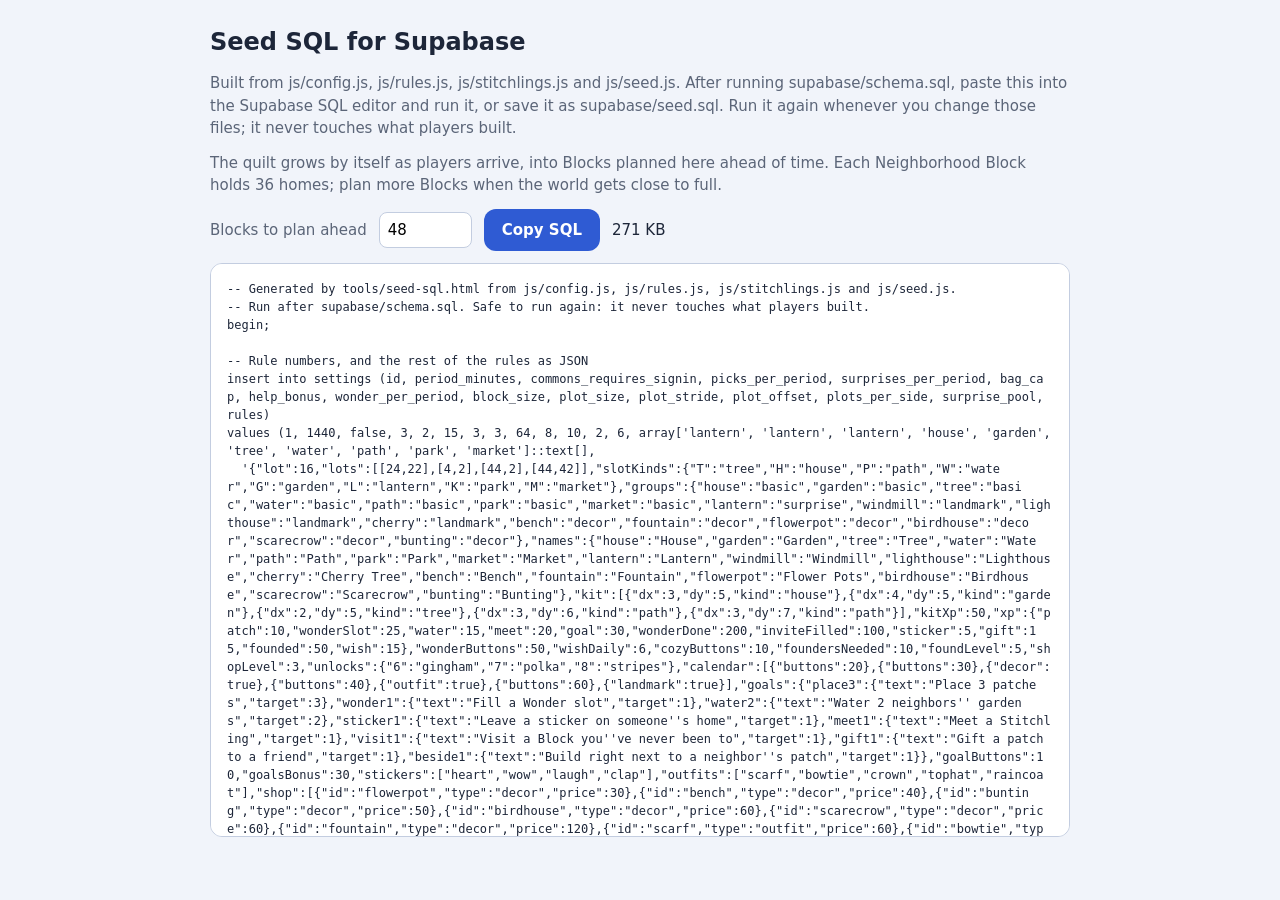
<file: tools/seed-sql.html>
<!doctype html>
<html lang="en">
<head>
<meta charset="utf-8">
<meta name="viewport" content="width=device-width, initial-scale=1">
<title>Quiltopia Seed SQL</title>
<style>
  body { margin: 0; padding: 24px 16px; font: 15px/1.5 system-ui, sans-serif; background: #f1f4fa; color: #1d2639; }
  main { max-width: 860px; margin: 0 auto; display: flex; flex-direction: column; gap: 12px; }
  h1 { margin: 0; font-size: 24px; }
  p { margin: 0; color: #5b6578; }
  .row { display: flex; gap: 12px; align-items: center; flex-wrap: wrap; }
  label { color: #5b6578; }
  input { width: 5em; padding: 6px 8px; border: 1px solid #c3cde0; border-radius: 8px; font: inherit; }
  button { padding: 10px 18px; border: 0; border-radius: 12px; background: #2f5bd3; color: #fff; font: inherit; font-weight: 700; cursor: pointer; }
  pre { margin: 0; padding: 16px; max-height: 60vh; overflow: auto; background: #fff; border: 1px solid #c3cde0; border-radius: 12px; font-size: 12px; white-space: pre-wrap; word-break: break-all; }
</style>
</head>
<body>
<main>
  <h1>Seed SQL for Supabase</h1>
  <p>Built from js/config.js, js/rules.js, js/stitchlings.js and js/seed.js. After running supabase/schema.sql, paste this into the Supabase SQL editor and run it, or save it as supabase/seed.sql. Run it again whenever you change those files; it never touches what players built.</p>
  <p>The quilt grows by itself as players arrive, into Blocks planned here ahead of time. Each Neighborhood Block holds 36 homes; plan more Blocks when the world gets close to full.</p>
  <div class="row">
    <label for="planned">Blocks to plan ahead</label>
    <input id="planned" type="number" min="0" max="400" value="48">
    <button id="copy">Copy SQL</button>
    <span id="size"></span>
  </div>
  <pre id="out">generating</pre>
</main>
<script src="../js/config.js"></script>
<script src="../js/rules.js"></script>
<script src="../js/stitchlings.js"></script>
<script src="../js/seed.js"></script>
<script src="seed-sql.js"></script>
<script>
  const out = document.getElementById('out'), planned = document.getElementById('planned');
  function render() {
    const sql = window.QuiltSeedSql.generate({ plannedBlocks: Math.max(0, Math.min(400, +planned.value || 0)) });
    out.textContent = sql;
    document.getElementById('size').textContent = `${Math.round(sql.length / 1024)} KB`;
  }
  planned.addEventListener('change', render);
  render();
  document.getElementById('copy').addEventListener('click', () => {
    navigator.clipboard.writeText(out.textContent).then(
      () => { document.getElementById('copy').textContent = 'Copied'; },
      () => { getSelection().selectAllChildren(out); },
    );
  });
</script>
</body>
</html>
</file>
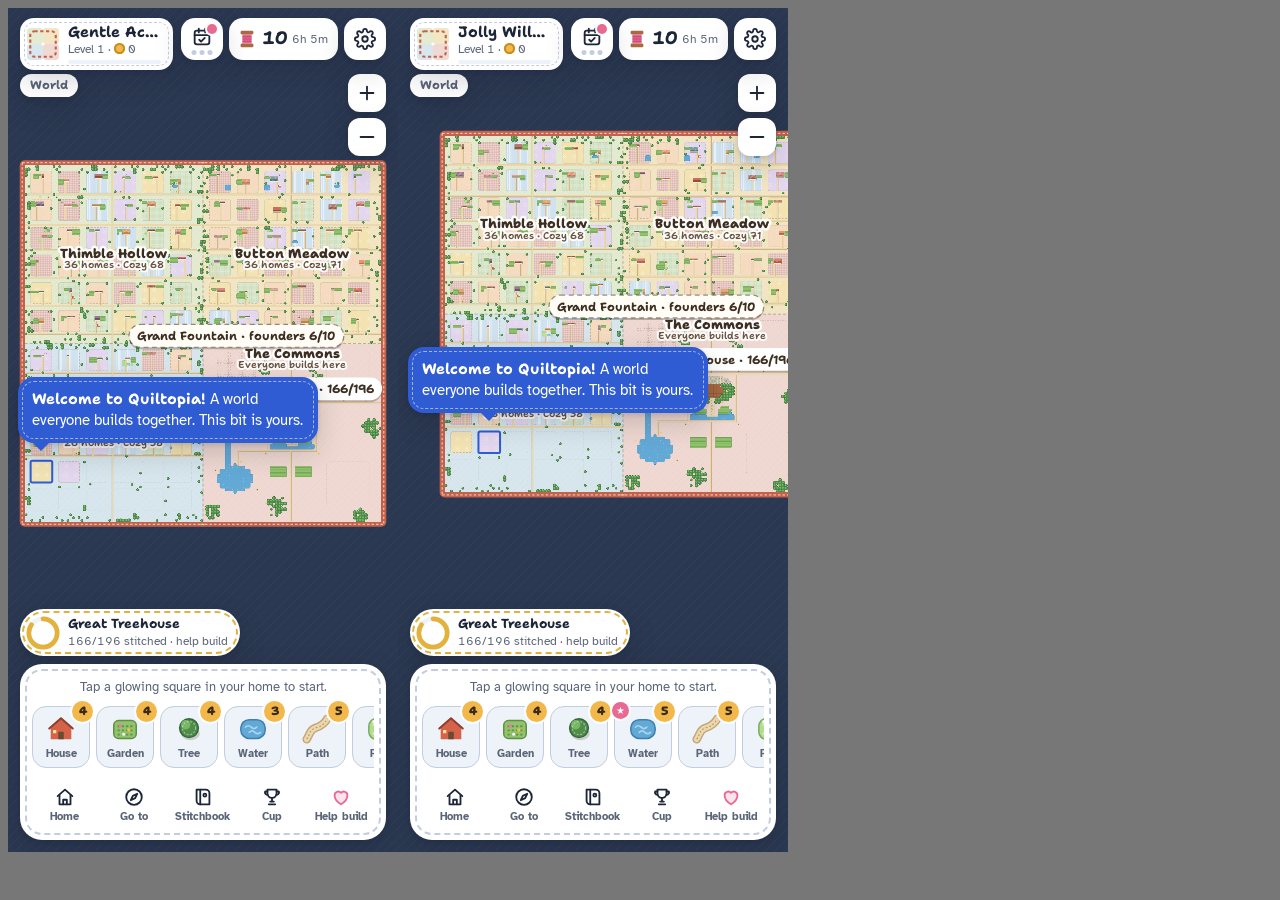
<file: tools/shots.html>
<!doctype html>
<meta charset="utf-8">
<title>Quiltopia screenshots</title>
<style>body{margin:0;display:flex;gap:10px;padding:8px;background:#777}iframe{border:0;background:#fff;flex:none}</style>
<div id="frames"></div>
<script>
  // Phone-sized frames (390x844), each driven to a different moment of real play. ?set=1..14 picks which:
  // 1-4 the first visit, 5 onward after it (see the notes on each set). Run with tools/shots.ps1, which saves PNGs.
  // Clears this browser's demo world.
  const base = new URL('../index.html?demo&sim=off&player=', location.href).href;
  const wait = (ms) => new Promise((r) => setTimeout(r, ms));
  async function until(fn, ms) { const end = Date.now() + (ms || 8000); while (Date.now() < end) { try { const v = fn(); if (v) return v; } catch (e) {} await wait(50); } return null; }
  function tap(win, x, y) {
    const s = win.Q.toScreen(x, y), c = win.document.getElementById('world');
    const o = { clientX: s.x, clientY: s.y, pointerId: 1, pointerType: 'touch', bubbles: true, isPrimary: true };
    c.dispatchEvent(new win.PointerEvent('pointerdown', o)); c.dispatchEvent(new win.PointerEvent('pointerup', o));
  }
  function frame(slot, prefs) {
    const f = document.createElement('iframe');
    f.width = 390; f.height = 844;
    document.getElementById('frames').appendChild(f);
    localStorage.setItem('quiltopia:prefs:' + slot, JSON.stringify(prefs || { night: 'day' }));
    return new Promise((res) => { f.addEventListener('load', async () => { await until(() => f.contentWindow.Q && f.contentWindow.Q.me); res(f.contentWindow); }, { once: true }); f.src = base + slot; });
  }
  const coachHas = (w, re) => re.test(w.document.getElementById('coach').textContent) && !w.document.getElementById('coach').hidden;
  const sheetHas = (w, re) => re.test(w.document.getElementById('sheet').textContent);
  const click = (w, sel) => w.document.querySelector(sel).click();

  async function tapHouse(w) {
    await until(() => coachHas(w, /glowing house/));
    const h = w.Q.kitSpots()[0];
    tap(w, h.x + 0.5, h.y + 0.5);
    await until(() => coachHas(w, /moved in/));
    return h;
  }
  async function meet(w, h) {
    const a = await until(() => w.Q.renderer.residentsOf(h.x, h.y)[0]);
    tap(w, a.x, a.y - 0.15);
    await until(() => Object.keys(w.Q.me.stitchbook || {}).length);
  }
  async function finishKit(w, noSheet) {
    const h = await tapHouse(w);
    await meet(w, h);
    for (let k = 0; k < 4; k++) {
      const s = await until(() => w.Q.kitSpots() && w.Q.kitSpots()[0]);
      if (!s) break;
      await wait(900);
      tap(w, s.x + 0.5, s.y + 0.5);
      await until(() => w.Q.R.patchAt(w.Q.world, s.x, s.y));
    }
    if (!noSheet) await until(() => sheetHas(w, /Home sweet home/), 6000);
  }
  async function toWonderHook(w) {
    await finishKit(w);
    click(w, '[data-act="ob-name"]');
    await until(() => w.document.querySelector('#name-choices'));
    click(w, '[data-act="save-name"]');
    await until(() => sheetHas(w, /almost done/));
  }
  async function onboard(w) {
    await toWonderHook(w);
    click(w, '[data-act="ob-skip"]');
    await until(() => w.document.querySelector('#nation-list'));
    click(w, '#nation-list [data-code="JP"]');
    await until(() => coachHas(w, /daily rewards/));
    click(w, '#coach-btn');
    await until(() => sheetHas(w, /Daily reward/));
    w.Q.closeSheet(true);
    await wait(300);
  }

  // Stops time in a frame: no more animation frames or timers, so the canvas keeps its last picture.
  // t: the moment to draw (default now).
  const freeze = (w, t) => {
    // Headless Edge starves animation frames, so draw this moment by hand first (a few small steps, so sparks move).
    const t0 = t || w.performance.now() / 1000;
    for (let i = 0; i < 3; i++) w.Q.renderer.frame(w.Q.scene(), w.Q.cam, t0 + i * 0.05, 0.05);
    w.Q.frameOverride = () => {}; // an animation frame already queued must not repaint over it
    // Nor may it take in a world another frame saves later (a new one reloads the page), or save its own over it.
    if (w.Q.server) { w.Q.server.pull = () => {}; w.Q.server.write = () => {}; }
    w.requestAnimationFrame = () => 0; w.setTimeout = () => 0; w.setInterval = () => 0;
    for (const k of ["openSheet", "coach", "coachHide", "flyTo", "card", "hideCard", "toast", "showBanner"]) w.Q[k] = () => {};
    // Timers already running inside the app would hide these: keep them as they are now.
    // CSS animations stop too: entrances at their end, a goal card at its fully shown middle.
    for (const an of w.document.getAnimations()) { if (an.animationName === 'goal-rise') an.currentTime = 900; else try { an.finish(); } catch (e) { /* endless */ } an.pause(); }
    for (const id of ["card", "coach", "basting", "banner", "goal-card"]) { const el = w.document.getElementById(id), was = el.hidden; new w.MutationObserver(() => { if (el.hidden !== was) el.hidden = was; }).observe(el, { attributes: true }); }
  };
  // Runs the world's little lives forward by hand (headless Edge barely draws animation frames).
  function simulate(w, seconds, from) {
    const t0 = from || w.performance.now() / 1000;
    for (let i = 0; i < seconds * 20; i++) w.Q.renderer.frame(w.Q.scene(), w.Q.cam, t0 + i * 0.05, 0.05);
  }
  // Plays through the first visit, then jumps to a level.
  async function levelUp(w, level) {
    await onboard(w);
    const s = w.Q.server, r = s.meRow();
    r.xp = w.Q.R.levelFloor(level);
    r.buttons = 300;
    s.write();
    await w.Q.refreshMe();
  }

  // Plays through, then comes back nine hours later to a few things the neighbors did.
  async function comeBack(w, night) {
    await onboard(w);
    const Q = w.Q, s = Q.server, me = s.meRow(), R = Q.R, ago = (h) => Date.now() - h * 3600e3;
    const neighbors = s.data.players.filter((p) => p.demo);
    for (const [i, h] of [[3, 2], [7, 5]]) s.data.stickers.push({ id: s.data.nextId++, from: neighbors[i].id, target: 'home:' + me.id, kind: 'heart', at: ago(h), day: R.dayOf(ago(h)) });
    const garden = s.data.patches.find((p) => p.owner === me.id && p.kind === 'garden');
    if (garden) s.data.waterings.push({ garden: garden.id, helper: neighbors[9].id, period: R.periodOf(ago(3), s.periodMs), at: ago(3) });
    const tree = s.data.wonders[0];
    let n = 0;
    for (const sl of R.slotsOf(tree.blueprint)) {
      if (n >= 9) break;
      const x = tree.x + sl.dx, y = tree.y + sl.dy;
      if (R.patchAt(s.world, x, y)) continue;
      s.insert(x, y, sl.kind, neighbors[n % 20].id, R.zoneOf(s.world, x, y), { at: ago(4) });
      n++;
    }
    me.calendar.last = R.dayOf(Date.now()) - 1;
    s.write();
    const prefs = JSON.parse(w.localStorage.getItem(`quiltopia:prefs:${new URL(w.location.href).searchParams.get('player')}`));
    prefs.lastSeen = ago(9);
    if (night) prefs.night = 'night';
    w.localStorage.setItem(`quiltopia:prefs:${new URL(w.location.href).searchParams.get('player')}`, JSON.stringify(prefs));
    w.location.reload();
    await wait(800);
    await until(() => w.Q && w.Q.me && /Welcome back/.test(w.document.getElementById('sheet').textContent), 10000);
    await wait(600);
  }
  async function moveIn(w) { const h = await tapHouse(w); await wait(1000); return h; }

  // A first visit up to the Wonder invitation, where neighbors have stitched all but one slot, which the
  // newcomer fills.
  async function firstSlotFinishes(w) {
    await toWonderHook(w);
    const Q = w.Q, s = Q.server, R = Q.R;
    const won = s.data.wonders.find((x) => x.status === 'open' && !x.completedAt);
    const neighbors = s.data.players.filter((p) => p.demo);
    const open = R.slotsOf(won.blueprint).map((sl) => ({ x: won.x + sl.dx, y: won.y + sl.dy, kind: sl.kind })).filter((c) => !R.patchAt(s.world, c.x, c.y));
    const last = open.filter((c) => R.available(Q.effectiveMe(), c.kind) > 0).pop();
    let n = 0;
    for (const c of open) if (c !== last) s.insert(c.x, c.y, c.kind, neighbors[n++ % 14].id, R.zoneOf(s.world, c.x, c.y), { at: Date.now() - 3600e3 });
    s.write();
    click(w, '[data-act="ob-wonder"]');
    await until(() => Q.preview && Q.preview.ok);
    await wait(1400);
    click(w, '#btn-confirm');
    await until(() => Q.world.wonders.find((x) => x.id === won.id).completedAt, 16000);
  }

  // Plays through, then neighbors open and finish every Wonder, so the town proposes the next one.
  async function finishAll(w) {
    await onboard(w);
    const Q = w.Q, s = Q.server, R = Q.R;
    const neighbors = s.data.players.filter((p) => p.demo);
    for (const won of s.data.wonders.filter((x) => x.status === 'founding')) for (const p of neighbors) if (won.status === 'founding' && !won.founders.includes(p.id)) s.addFounder(won, p.id);
    let n = 0;
    for (const won of s.data.wonders.filter((x) => !x.completedAt)) {
      for (const sl of R.slotsOf(won.blueprint)) {
        const x = won.x + sl.dx, y = won.y + sl.dy;
        if (!R.patchAt(s.world, x, y)) s.insert(x, y, sl.kind, neighbors[n++ % 14].id, R.zoneOf(s.world, x, y), { at: Date.now() - 3600e3 });
      }
    }
    s.write();
    await until(() => Q.world.wonders.some((x) => x.status === 'founding' && !x.foundedBy), 8000);
    // Let the show run to its plaque, then close it (and any level-up that waited for it).
    await until(() => sheetHas(w, /Stitched by/), 25000);
    Q.closeSheet(true);
    await wait(600);
    Q.closeSheet(true);
    Q.hideBanner();
  }

  // Finishes one of today's goals the quick way (straight into the demo's records), then lets the game
  // notice and pay it out.
  function finishGoal(w, id) {
    const Q = w.Q, s = Q.server, R = Q.R, me = s.meRow(), now = Date.now();
    const other = s.data.players.find((p) => p.demo);
    const home = R.homeRect(s.world, me);
    const free = [];
    for (let y = home.y; y < home.y + home.h; y++) for (let x = home.x; x < home.x + home.w; x++) if (!R.patchAt(s.world, x, y)) free.push({ x, y });
    const put = (extra) => { const c = free.shift(); s.insert(c.x, c.y, 'tree', me.id, R.zoneOf(s.world, c.x, c.y), extra); };
    for (let i = 0; i < R.GOALS[id].target; i++) {
      if (id === 'sticker1') s.data.stickers.push({ id: s.data.nextId++, from: me.id, target: 'home:' + other.id, kind: 'heart', at: now, day: R.dayOf(now) });
      else if (id === 'water2') s.data.waterings.push({ garden: -1 - i, helper: me.id, period: R.periodOf(now, s.periodMs), at: now });
      else if (id === 'meet1') s.data.meets.push({ player: me.id, species: 'buttonling', at: now });
      else if (id === 'visit1') s.data.visits.push({ player: me.id, block: 99, at: now });
      else if (id === 'gift1') s.data.gifts.push({ from: me.id, to: other.id, kind: 'tree', at: now });
      else if (id === 'beside1') put({ beside: true });
      else if (id === 'wonder1') {
        const won = s.data.wonders.find((x) => x.status === 'open' && !x.completedAt);
        const sl = R.slotsOf(won.blueprint).map((q) => ({ x: won.x + q.dx, y: won.y + q.dy, kind: q.kind })).find((q) => !R.patchAt(s.world, q.x, q.y));
        s.insert(sl.x, sl.y, sl.kind, me.id, R.zoneOf(s.world, sl.x, sl.y));
      } else put();
    }
    s.write();
    Q.claimGoalsSoon();
  }
  const todaysGoals = async (w) => (await w.Q.server.goals()).list;

  // Notes when a Wonder show starts and when its Stitchling steps out (in renderer seconds).
  function watchShow(w) {
    const at = {};
    w.Q.on('show-start', () => { at.start = w.performance.now() / 1000; });
    w.Q.on('show-debut', () => { at.debut = w.performance.now() / 1000; });
    return at;
  }

  // Plays through, then neighbors fill the Wonder going up but for one slot, and you stitch the last one.
  async function finishWonder(w) {
    await onboard(w);
    const Q = w.Q, s = Q.server, R = Q.R, me = s.meRow();
    const won = s.data.wonders.find((x) => x.status === 'open' && !x.completedAt);
    const neighbors = s.data.players.filter((p) => p.demo);
    const open = R.slotsOf(won.blueprint).map((sl) => ({ x: won.x + sl.dx, y: won.y + sl.dy, kind: sl.kind })).filter((c) => !R.patchAt(s.world, c.x, c.y));
    const last = open.filter((c) => R.PATCHES[c.kind].group === 'basic').pop();
    let n = 0;
    for (const c of open) if (c !== last) s.insert(c.x, c.y, c.kind, neighbors[n++ % 14].id, R.zoneOf(s.world, c.x, c.y), { at: Date.now() - 3600e3 });
    me.picks = Math.max(me.picks, 3);
    s.write();
    await Q.refreshMe();
    Q.helpBuild(Q.world.wonders.find((x) => x.id === won.id));
    await until(() => Q.preview && Q.preview.ok);
    await wait(1400);
    click(w, '#btn-confirm');
    await until(() => Q.world.wonders.find((x) => x.id === won.id).completedAt, 16000);
    return Q.world.wonders.find((x) => x.id === won.id);
  }

  const sets = {
    // The first minute.
    1: [
      async (w) => { await until(() => coachHas(w, /Welcome/)); w.Q.flyTo = () => {}; },
      async (w) => { await until(() => coachHas(w, /glowing house/)); },
      async (w) => { await moveIn(w); },
    ],
    2: [
      async (w) => { const h = await moveIn(w); await meet(w, h); await wait(450); freeze(w); },
      async (w) => { const h = await moveIn(w); await meet(w, h); const g = await until(() => coachHas(w, /garden/) && w.Q.kitSpots()[0]); await wait(800); tap(w, g.x + 0.5, g.y + 0.5); await wait(380); freeze(w); },
      async (w) => { await finishKit(w, true); await wait(900); freeze(w); },
    ],
    3: [
      async (w) => { await finishKit(w); },
      async (w) => { await toWonderHook(w); },
      async (w) => { await toWonderHook(w); click(w, '[data-act="ob-wonder"]'); await until(() => coachHas(w, /Stitch it here/), 6000); },
    ],
    4: [
      async (w) => { await toWonderHook(w); click(w, '[data-act="ob-wonder"]'); await until(() => w.Q.preview && w.Q.preview.ok); await wait(1400); click(w, '#btn-confirm'); await until(() => coachHas(w, /Basting/)); await wait(2500); freeze(w); },
      async (w) => { await toWonderHook(w); click(w, '[data-act="ob-wonder"]'); await until(() => w.Q.preview && w.Q.preview.ok); await wait(1400); click(w, '#btn-confirm'); await until(() => sheetHas(w, /Your name is on/), 16000); },
      async (w) => { await toWonderHook(w); click(w, '[data-act="ob-skip"]'); await until(() => w.document.querySelector('#nation-list')); },
    ],
    // After the first visit.
    5: [
      async (w) => { await onboard(w); click(w, '#btn-daily'); await wait(600); },
      async (w) => { await onboard(w); w.Q.acts.book(); await wait(600); },
      async (w) => { await onboard(w); const s = w.Q.server, r = s.meRow(); r.xp = 1200; r.buttons = 500; s.write(); await w.Q.refreshMe(); w.Q.acts.shop(); await wait(600); },
    ],
    6: [
      async (w) => { await onboard(w); const s = w.Q.server, r = s.meRow(); r.xp = 1200; s.write(); await w.Q.refreshMe(); w.Q.emit('founding-sheet', w.Q.world.wonders.find((x) => x.status === 'founding')); await wait(600); },
      async (w) => { await onboard(w); const h = w.Q.R.homeRect(w.Q.world, w.Q.me); w.Q.flyTo(h.x + 4, h.y + 3, 18, { ms: 40 }); await wait(1500); },
      async (w) => { await onboard(w); const t = w.Q.world.wonders[0]; w.Q.flyTo(t.x + 7, t.y + 8, 22, { ms: 40 }); await wait(1500); },
    ],
    // The neighborhood: a full Block, a neighbor's home up close, and the whole quilt.
    8: [
      async (w) => { await onboard(w); w.Q.flyTo(32, 32, 14, { ms: 40 }); await wait(1500); },
      async (w) => { await onboard(w); const p = w.Q.world.players.get('demo-7'); const h = w.Q.R.homeRect(w.Q.world, p); w.Q.flyTo(h.x + 4, h.y + 4, 36, { ms: 40 }); await wait(1500); },
      async (w) => { await onboard(w); w.Q.flyTo(w.Q.world.W / 2, w.Q.world.H / 2, 5, { ms: 40 }); await wait(1500); },
    ],
    // Quilt fabrics: choosing one in your profile, the shop's fabrics, and a home in Starry Night.
    9: [
      async (w) => { await onboard(w); const s = w.Q.server, r = s.meRow(); r.xp = 1200; r.buttons = 500; s.write(); await w.Q.refreshMe(); w.Q.acts.you(); await wait(600); const el = w.document.querySelector('#sheet .swatches'); el.scrollIntoView({ block: 'center' }); await wait(300); },
      async (w) => { await onboard(w); const s = w.Q.server, r = s.meRow(); r.xp = 1200; r.buttons = 500; s.write(); await w.Q.refreshMe(); w.Q.acts.shop(); await wait(600); const el = w.document.querySelector('[data-act="buy"][data-id="cherry"]'); el.scrollIntoView({ block: 'center' }); await wait(300); },
      async (w) => { await onboard(w); const s = w.Q.server, r = s.meRow(); r.xp = 1200; r.buttons = 500; r.fabrics = ['starry']; r.fabric = 'starry'; s.write(); await w.Q.refreshMe(); w.Q.renderer.markAllDirty(); const h = w.Q.R.homeRect(w.Q.world, w.Q.me); w.Q.flyTo(h.x + 4, h.y + 4, 30, { ms: 40 }); await wait(1500); },
    ],
    // Visiting: the wish for a path to a neighbor, Stitchlings out visiting along the lanes, and the card.
    10: [
      async (w) => { await onboard(w); const h = w.Q.R.homeRect(w.Q.world, w.Q.me); w.Q.startPlacing('park', { noFly: true }); w.Q.setPreview(h.x + 4, h.y + 3); w.Q.confirmPlacement(); w.Q.stopPlacing(); w.Q.flyTo(h.x + 3.5, h.y + 4, 44, { ms: 40 }); await wait(1500); freeze(w); },
      async (w) => { await onboard(w); w.Q.flyTo(20, 44, 20, { ms: 40 }); await wait(1200); simulate(w, 40); freeze(w); },
      async (w) => { await onboard(w); const h = w.Q.R.homeRect(w.Q.world, w.Q.me); w.Q.flyTo(h.x + 3.5, h.y + 4.5, 44, { ms: 40 }); await wait(1200); const a = w.Q.renderer.residentsOf(h.x + 3, h.y + 5)[0]; if (a) w.Q.emit('critter', a); await wait(1200); freeze(w); },
    ],
    // Welcome back: coming back nine hours later to stickers, a watered garden and a growing Wonder.
    11: [
      async (w) => { await comeBack(w); },
      async (w) => { await comeBack(w); const s = w.document.querySelector('#sheet [data-close]'); s.scrollIntoView({ block: 'end' }); await wait(300); },
      async (w) => { await comeBack(w, true); },
    ],
    // The Quiltopia Club: the page, the demo's pretend checkout, and a member's home in this month's fabric.
    12: [
      async (w) => { await levelUp(w, 8); w.Q.acts.club(); await wait(600); },
      async (w) => { await levelUp(w, 8); w.Q.acts.club(); await wait(400); w.Q.acts['club-join'](); await wait(600); },
      async (w) => {
        await levelUp(w, 8);
        await w.Q.call('joinClub');
        const f = w.Q.R.clubFabricFor(Date.now());
        await w.Q.call('equip', { fabric: f });
        // A neighbor joined too, so the star shows on a name label.
        const s = w.Q.server, n = s.data.players.find((p) => p.demo && p.homeBlock === 2);
        n.clubUntil = Date.now() + 864e5 * 20; s.write(); s.pull();
        w.Q.renderer.markAllDirty();
        const h = w.Q.R.homeRect(w.Q.world, w.Q.me);
        w.Q.flyTo(h.x + 4, h.y - 1, 24, { ms: 40 });
        await wait(1500);
      },
    ],
    // The Wonder finale: the show as your last stitch finishes it, the plaque, and the picture to share.
    13: [
      async (w) => { const at = watchShow(w); await finishWonder(w); await until(() => at.start, 20000); simulate(w, 1.15, at.start); freeze(w, at.start + 1.15); },
      async (w) => { const at = watchShow(w); await finishWonder(w); await until(() => at.debut, 20000); await wait(1600); simulate(w, 1.1, at.debut); freeze(w, at.debut + 1.1); },
      async (w) => { await finishWonder(w); await until(() => sheetHas(w, /stitched by/i) && w.document.getElementById('postcard').naturalWidth > 100, 25000); await wait(300); freeze(w); },
    ],
    // The postcard itself, the plaque's buttons, and the show at night.
    14: [
      async (w) => {
        await finishWonder(w);
        const img = await until(() => sheetHas(w, /stitched by/i) && w.document.getElementById('postcard').naturalWidth > 100 && w.document.getElementById('postcard'), 25000);
        w.document.body.insertAdjacentHTML('beforeend', `<div style="position:fixed;inset:0;z-index:99;background:#555;display:grid;place-items:center"><img src="${img.src}" style="width:100%"></div>`);
        await wait(300); freeze(w);
      },
      async (w) => { await finishWonder(w); await until(() => sheetHas(w, /stitched by/i) && w.document.getElementById('postcard').naturalWidth > 100, 25000); w.document.querySelector('#sheet [data-act="copy-wonder"]').scrollIntoView({ block: 'end' }); await wait(300); freeze(w); },
      async (w) => { const at = watchShow(w); w.Q.prefs.night = 'night'; await finishWonder(w); await until(() => at.debut, 20000); await wait(1600); simulate(w, 1.1, at.debut); freeze(w, at.debut + 1.1); },
    ],
    // The rare first visit whose very first Wonder slot is its last: the show, the plaque, then the visit carries on.
    15: [
      async (w) => { const at = watchShow(w); await firstSlotFinishes(w); await until(() => at.debut, 20000); await wait(1600); simulate(w, 1.1, at.debut); freeze(w, at.debut + 1.1); },
      async (w) => { await firstSlotFinishes(w); await until(() => sheetHas(w, /Stitched by/) && w.document.getElementById('postcard').naturalWidth > 100, 25000); await wait(300); freeze(w); },
      async (w) => { await firstSlotFinishes(w); await until(() => sheetHas(w, /Stitched by/), 25000); w.document.querySelector('#sheet [data-close]').click(); await until(() => w.document.querySelector('#nation-list'), 4000); await wait(300); freeze(w); },
    ],
    // Up next: the plaque's next Wonder, then every Wonder finished and the town proposing another.
    16: [
      async (w) => { await finishWonder(w); await until(() => sheetHas(w, /Stitched by/) && w.document.getElementById('postcard').naturalWidth > 100, 25000); w.document.querySelector('#sheet .up-next').scrollIntoView({ block: 'center' }); await wait(300); freeze(w); },
      async (w) => { await finishAll(w); const p = w.Q.world.wonders.find((x) => x.status === 'founding'); const bp = w.Q.R.BLUEPRINTS[p.blueprint]; w.Q.flyTo(p.x + bp.rows[0].length / 2, p.y + bp.rows.length / 2, 16, { ms: 40 }); await wait(1500); freeze(w); },
      async (w) => { await finishAll(w); w.Q.helpBuild(null); await until(() => sheetHas(w, /Proposed by the town/), 4000); await wait(400); freeze(w); },
    ],
    // Daily goals: the panel with a Go button on each, a goal done rising from the dock, and all three done.
    17: [
      async (w) => { await onboard(w); await w.Q.showDaily(); await wait(600); },
      async (w) => { await onboard(w); const g = (await todaysGoals(w)).find((x) => !x.done); finishGoal(w, g.id); await until(() => !w.document.getElementById('goal-card').hidden, 6000); await wait(500); freeze(w); },
      async (w) => { await onboard(w); for (const g of (await todaysGoals(w)).filter((x) => !x.done)) finishGoal(w, g.id); await until(() => w.document.getElementById('goal-card').classList.contains('all'), 15000); await wait(400); freeze(w); },
    ],
    // Rare Stitchlings: the Stitchbook's rare page, Go find it, and building a Firefly's spot at home.
    18: [
      async (w) => { await onboard(w); w.Q.acts['book-page']({ dataset: { page: 'rare' } }); await wait(600); },
      async (w) => {
        await onboard(w);
        w.Q.acts['book-page']({ dataset: { page: 'rare' } });
        await wait(400);
        const b = w.document.querySelector('[data-act="rare-go"]');
        if (b) b.click();
        await wait(2200); simulate(w, 0.5); w.Q.lookForRare(); simulate(w, 1); freeze(w);
      },
      async (w) => {
        await onboard(w);
        const Q = w.Q, s = Q.server, R = Q.R, me = s.meRow(), h = R.homeRect(s.world, me);
        me.items.lantern = 1; s.write(); await Q.refreshMe();
        s.insert(h.x, h.y + 1, 'water', me.id, R.zoneOf(s.world, h.x, h.y + 1));
        s.insert(h.x + 1, h.y, 'tree', me.id, R.zoneOf(s.world, h.x + 1, h.y));
        s.write();
        Q.flyTo(h.x + 2, h.y + 2, 44, { ms: 40 });
        await wait(1200);
        Q.startPlacing('lantern', { noFly: true });
        Q.setPreview(h.x + 1, h.y + 1);
        Q.confirmPlacement();
        await wait(900); simulate(w, 1); freeze(w);
      },
    ],
    // Wishes: a bubble over your Stitchling and a marked patch in the tray, then the wish coming true.
    7: [
      async (w) => { await onboard(w); const h = w.Q.R.homeRect(w.Q.world, w.Q.me); w.Q.flyTo(h.x + 3.5, h.y + 4.5, 56, { ms: 40 }); await wait(1500); freeze(w); },
      async (w) => { await onboard(w); const h = w.Q.R.homeRect(w.Q.world, w.Q.me); w.Q.flyTo(h.x + 3.5, h.y + 4.5, 56, { ms: 40 }); await wait(1200); w.Q.startPlacing('park', { noFly: true }); w.Q.setPreview(h.x + 4, h.y + 3); w.Q.confirmPlacement(); await wait(900); freeze(w); },
      async (w) => { await onboard(w); const h = w.Q.R.homeRect(w.Q.world, w.Q.me); w.Q.flyTo(h.x + 3.5, h.y + 4.5, 36, { ms: 40 }); await wait(1200); w.Q.startPlacing('park', { noFly: true }); w.Q.setPreview(h.x + 4, h.y + 3); w.Q.confirmPlacement(); w.Q.stopPlacing(); await wait(2500); freeze(w); },
    ],
  };

  const fresh = { 13: true, 14: true, 15: true, 16: true };

  (async () => {
    Object.keys(localStorage).filter((k) => k.startsWith('quiltopia')).forEach((k) => localStorage.removeItem(k));
    const set = new URLSearchParams(location.search).get('set') || '1';
    const night = new URLSearchParams(location.search).get('night');
    let i = 0;
    for (const step of sets[set]) {
      // Sets that finish things start each frame in a world of its own.
      if (fresh[set]) Object.keys(localStorage).filter((k) => k.startsWith('quiltopia:demo')).forEach((k) => localStorage.removeItem(k));
      const w = await frame('s' + set + '-' + (i++), { night: night ? 'night' : 'day' });
      try { await step(w); } catch (e) { w.document.body.insertAdjacentHTML('afterbegin', '<pre style="position:fixed;z-index:99;background:#fff;color:red">' + e.stack + '</pre>'); }
    }
    document.title = 'done';
  })();
</script>
</file>
<file: css/legal.css>
/* Privacy and Terms pages: the game's denim and thread, on a readable page. */
:root {
  --table: #2b3851;
  --page: #fbf7ef;
  --ink: #1d2639;
  --muted: #5b6578;
  --stitch: #c3cde0;
  --accent: #2f5bd3;
  --thread: #f2b84b;
  --warn: #b3261e;
}

@media (prefers-color-scheme: dark) {
  :root {
    --page: #1b2333;
    --ink: #eef1f7;
    --muted: #a9b2c4;
    --stitch: #3a4660;
    --accent: #8fb0ff;
    --warn: #ff8a80;
  }
}

* { box-sizing: border-box; }

body {
  margin: 0;
  background: var(--table);
  color: var(--ink);
  font: 17px/1.6 'Atkinson Hyperlegible', system-ui, sans-serif;
}

main {
  max-width: 760px;
  margin: 32px auto;
  padding: 36px 44px 44px;
  background: var(--page);
  border-radius: 18px;
  outline: 2px dashed var(--stitch);
  outline-offset: -10px;
}

@media (max-width: 640px) {
  main { margin: 0; padding: 28px 22px 36px; border-radius: 0; }
}

h1, h2 { font-family: 'Shantell Sans', 'Atkinson Hyperlegible', sans-serif; line-height: 1.2; }
h1 { font-size: 40px; margin: 18px 0 8px; }
h2 { font-size: 23px; margin: 34px 0 10px; }

.lede { font-size: 19px; margin: 0 0 6px; }
.meta { color: var(--muted); font-size: 15px; margin: 0; }

.back { color: var(--accent); font-weight: 700; text-decoration: none; }
.back:hover { text-decoration: underline; }
a { color: var(--accent); }

.summary {
  margin: 26px 0 8px;
  padding: 4px 22px 10px;
  border-radius: 14px;
  border-left: 6px solid var(--thread);
  background: color-mix(in srgb, var(--thread) 14%, transparent);
}
.summary h2 { margin-top: 16px; }

ul { padding-left: 22px; }
li { margin: 6px 0; }

dt { font-weight: 700; margin-top: 16px; }
dd { margin: 4px 0 0; }

.missing { color: var(--warn); font-weight: 700; }
</file>
